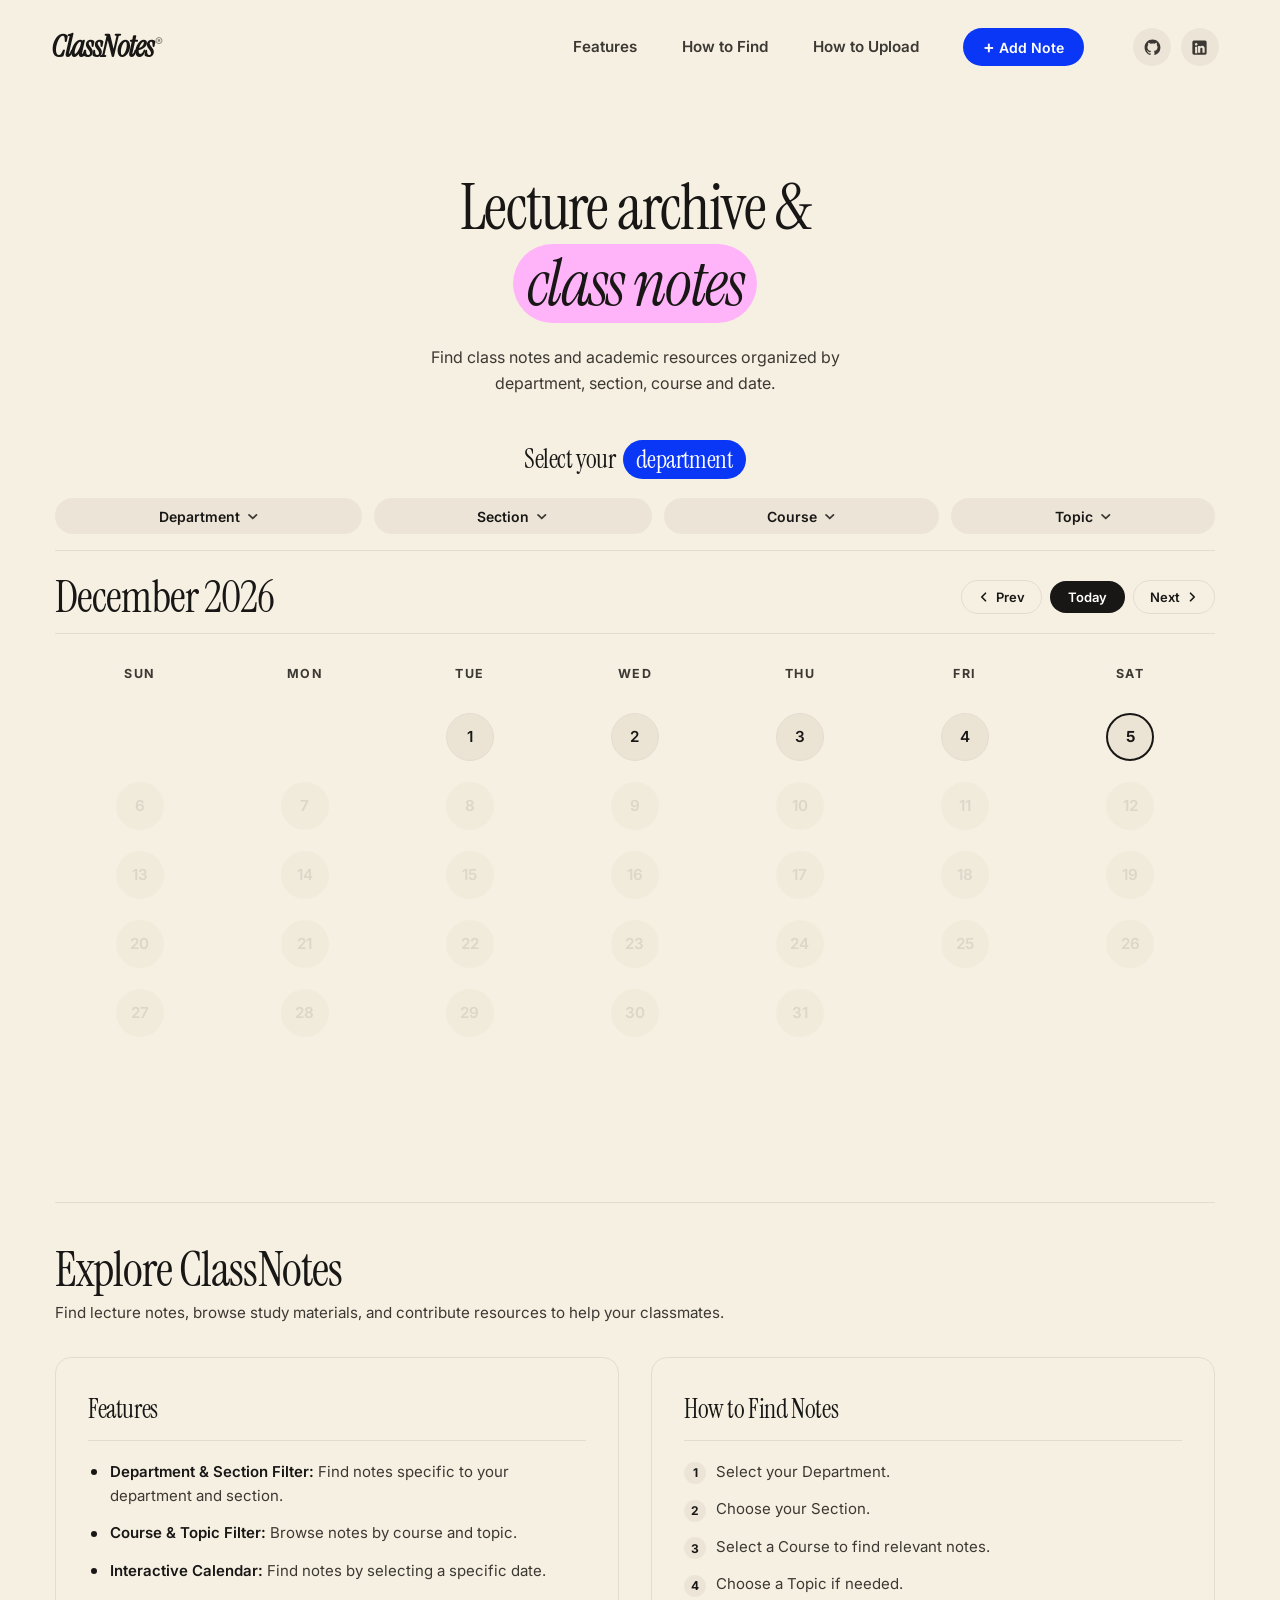
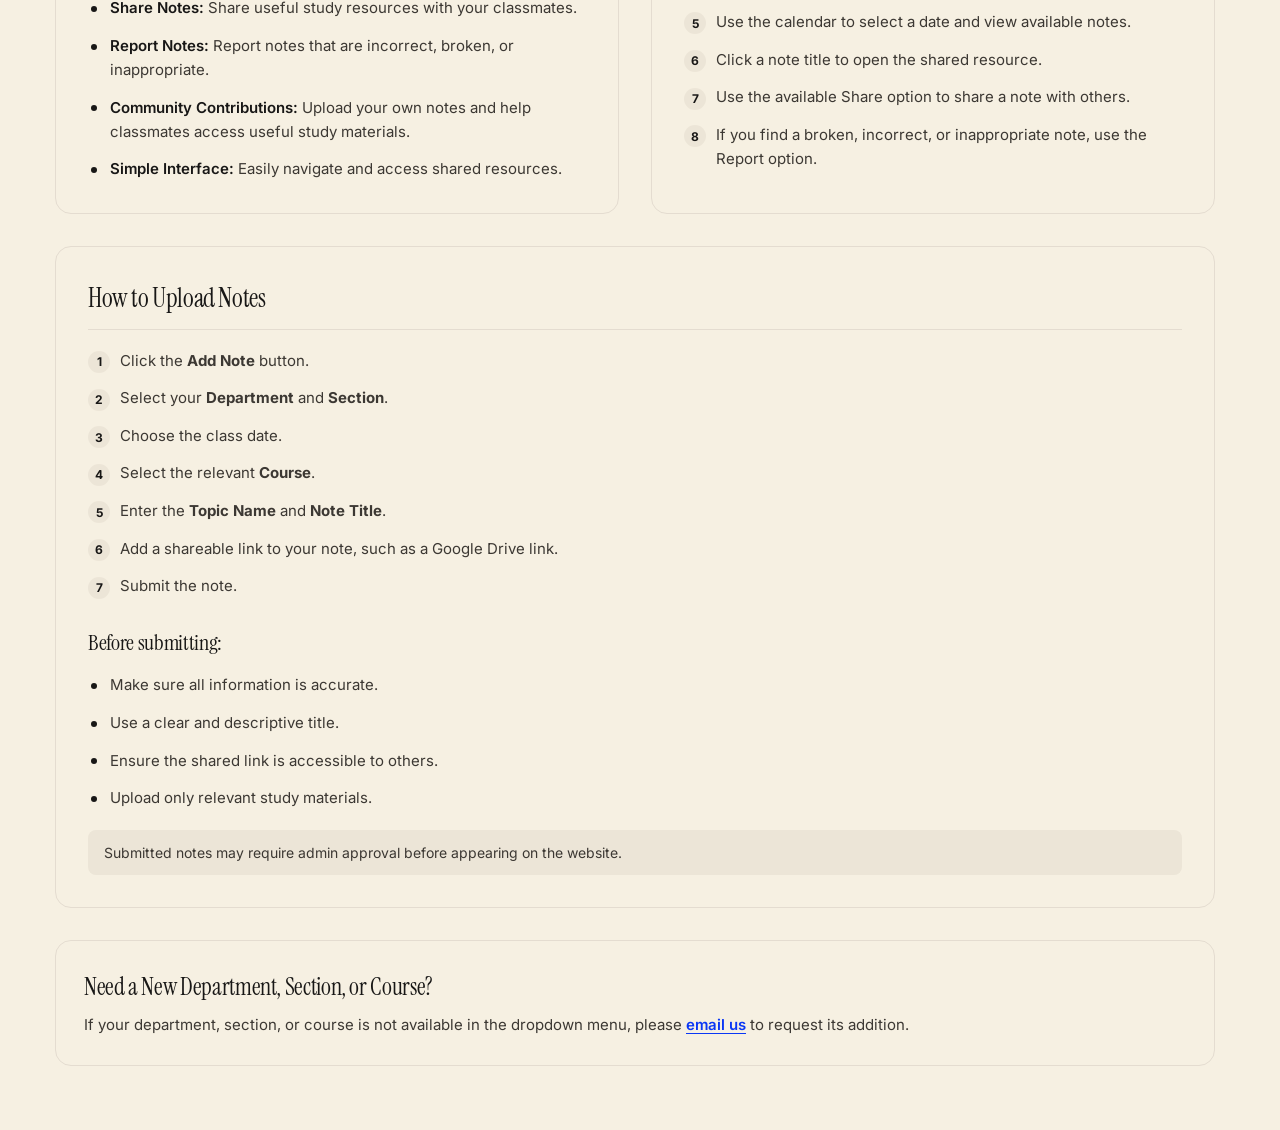
<file: test.html>
<!DOCTYPE html>
<html lang="en">
<head>
  <meta charset="UTF-8">
  <meta name="viewport" content="width=device-width, initial-scale=1.0">
  <title>ClassNotes — Organized Lecture Notes</title>
  <link rel="preconnect" href="https://fonts.googleapis.com">
  <link rel="preconnect" href="https://fonts.gstatic.com" crossorigin>
  <link href="https://fonts.googleapis.com/css2?family=Instrument+Serif:ital@0;1&family=Inter:wght@400;500;600;700&display=swap" rel="stylesheet">
  <style>
    :root {
      --bg-canvas: #F6F0E2;
      --bg-surface: #FFFFFF;
      --bg-subtle: #ECE5D7;
      --bg-hover: #E3DCCF;
      --bg-pill: #EBE4D5;
      --bg-class-notes-badge: #FFB4F9;

      --border-subtle: #E4DCD0;
      --border-hover: #D6CEC0;

      --text-main: #181716;
      --text-muted: #3C3833;
      --text-subtle: #8A847A;
      --text-disabled: #B8B0A5;

      --brand-primary: #0A37F5;
      --brand-primary-hover: #072CC4;
      --brand-dark: #181716;
      --brand-dark-hover: #2B2A28;
      --brand-danger: #DC2626;
      --brand-danger-hover: #B91C1C;

      --radius-full: 9999px;
      --radius-lg: 16px;
      --radius-md: 10px;
      --radius-sm: 8px;

      --font-display: 'Instrument Serif', Georgia, serif;
      --font-body: 'Inter', -apple-system, BlinkMacSystemFont, "Segoe UI", Roboto, sans-serif;
    }

    *, *::before, *::after {
      box-sizing: border-box;
      margin: 0;
      padding: 0;
    }

    /* Intro Preloader */
    .preloader {
      position: fixed;
      inset: 0;
      background-color: var(--bg-canvas);
      display: flex;
      align-items: center;
      justify-content: center;
      z-index: 9999;
      pointer-events: auto;
      transition: opacity 0.6s cubic-bezier(0.16, 1, 0.3, 1), visibility 0.6s ease;
    }

    .preloader.is-hidden {
      opacity: 0;
      visibility: hidden;
      pointer-events: none;
    }

    .preloader-brand {
      font-family: var(--font-display);
      font-style: italic;
      font-size: clamp(2.75rem, 6.5vw, 4.5rem);
      letter-spacing: -0.02em;
      color: var(--text-main);
      display: inline-flex;
      align-items: baseline;
      user-select: none;
    }

    .preloader-char {
      display: inline-block;
      opacity: 0;
      filter: blur(14px);
      transform: translateY(2px);
      animation: blurRevealChar 0.48s cubic-bezier(0.2, 0, 0.2, 1) forwards;
      animation-delay: calc(var(--char-index) * 0.07s);
      will-change: filter, opacity, transform;
    }

    @keyframes blurRevealChar {
      0% {
        opacity: 0;
        filter: blur(14px);
        transform: translateY(2px);
      }
      100% {
        opacity: 1;
        filter: blur(0px);
        transform: translateY(0);
      }
    }

    html {
      scroll-behavior: smooth;
      scrollbar-gutter: stable;
      scrollbar-width: thin;
      scrollbar-color: var(--border-hover) transparent;
    }

    html::-webkit-scrollbar {
      width: 7px;
    }

    html::-webkit-scrollbar-thumb {
      background-color: var(--border-hover);
      border-radius: var(--radius-full);
    }

    html::-webkit-scrollbar-thumb:hover {
      background-color: var(--text-disabled);
    }

    button, input {
      font-family: inherit;
      border: 0;
      outline: 0;
      background: transparent;
    }

    body {
      background-color: var(--bg-canvas);
      color: var(--text-main);
      font-family: var(--font-body);
      font-size: 15px;
      line-height: 1.5;
      min-height: 100vh;
      padding-bottom: 4rem;
    }

    body.sheet-open {
      overflow: hidden;
      touch-action: none;
    }

    .shell {
      max-width: 1240px;
      width: 100%;
      margin: 0 auto;
      padding: 0 clamp(1rem, 3.5vw, 2.5rem);
    }

    /* Core buttons */
    .btn {
      display: inline-flex;
      align-items: center;
      justify-content: center;
      position: relative;
      font-size: 0.875rem;
      font-weight: 600;
      padding: 0.625rem 1.25rem;
      border-radius: var(--radius-full);
      cursor: pointer;
      text-decoration: none;
      white-space: nowrap;
      transition: background-color 0.15s ease, opacity 0.15s ease;
    }

    .btn:disabled {
      cursor: not-allowed;
      opacity: 0.6;
    }

    .btn--primary {
      background-color: var(--brand-primary);
      color: #FFFFFF;
    }

    .btn--primary:hover:not(:disabled) {
      background-color: var(--brand-primary-hover);
    }

    .btn-plus {
      font-size: 1.25em;
      line-height: 1;
      margin-right: 0.25rem;
      display: inline-block;
    }

    .btn--dark {
      background-color: var(--brand-dark);
      color: #FFFFFF;
      padding: 0.5rem 1.15rem;
      font-size: 0.8125rem;
    }

    .btn--dark:hover:not(:disabled) {
      background-color: var(--brand-dark-hover);
    }

    .btn--ghost {
      background-color: var(--bg-subtle);
      color: var(--text-main);
    }

    .btn--ghost:hover:not(:disabled) {
      background-color: var(--bg-hover);
    }

    .btn--subtle {
      background-color: var(--bg-canvas);
      color: var(--text-main);
      border: 1px solid var(--border-subtle);
      padding: 0.5rem 1rem;
      font-size: 0.8125rem;
      gap: 0.4rem;
    }

    .btn--subtle:hover:not(:disabled) {
      background-color: var(--bg-subtle);
    }

    .btn--danger {
      background-color: var(--brand-danger);
      color: #FFFFFF;
    }

    .btn--danger:hover:not(:disabled) {
      background-color: var(--brand-danger-hover);
    }

    .btn.is-loading {
      pointer-events: none;
      color: transparent;
    }

    .btn.is-loading::after {
      content: '';
      position: absolute;
      width: 1rem;
      height: 1rem;
      border: 2px solid #FFFFFF;
      border-top-color: transparent;
      border-radius: 50%;
      animation: spin 0.6s linear infinite;
    }

    /* Skeleton Loading Animations */
    @keyframes skeleton-pulse {
      0%, 100% { opacity: 0.95; }
      50% { opacity: 0.38; }
    }

    .skeleton-line,
    .calendar-cell-btn.skeleton-btn {
      background-color: var(--bg-hover);
      animation: skeleton-pulse 1.3s ease-in-out infinite;
    }

    .calendar-cell-btn.skeleton-btn {
      border: 1px solid var(--border-subtle);
      color: transparent;
      pointer-events: none;
      cursor: default;
    }

    .course-card.skeleton-card {
      pointer-events: none;
      user-select: none;
      cursor: default;
    }

    .skeleton-line {
      border-radius: var(--radius-full);
    }

    .skeleton-line--date {
      width: 140px;
      height: 15px;
      margin-bottom: 5px;
    }

    .skeleton-line--day {
      width: 48px;
      height: 12px;
    }

    .skeleton-line--badge {
      width: 50px;
      height: 14px;
      align-self: flex-start;
    }

    /* Header & Navigation */
    .site-header {
      width: 100%;
      display: flex;
      align-items: center;
      justify-content: space-between;
      padding: 1.75rem clamp(1rem, 4vw, 3.5rem);
      background: var(--bg-canvas);
      position: sticky;
      top: 0;
      z-index: 300;
    }

    .brand-mark {
      font-family: var(--font-display);
      font-style: italic;
      font-size: 1.875rem;
      letter-spacing: -0.02em;
      color: var(--text-main);
      line-height: 1;
    }

    .brand-mark sup {
      font-size: 0.75rem;
      font-family: var(--font-body);
      font-style: normal;
      color: var(--text-subtle);
      font-weight: 600;
      margin-left: 2px;
    }

    .header-nav {
      display: flex;
      align-items: center;
      gap: clamp(2rem, 3.5vw, 3rem);
    }

    .nav-link {
      font-size: 0.95rem;
      font-weight: 600;
      color: var(--text-muted);
      cursor: pointer;
      text-decoration: none;
      transition: color 0.15s ease;
    }

    .nav-link:hover {
      color: var(--text-main);
    }

    .nav-social-links {
      display: flex;
      align-items: center;
      justify-content: center;
      gap: 0.6rem;
      margin-left: 0.25rem;
      flex-shrink: 0;
    }

    .social-icon-btn {
      display: inline-flex;
      align-items: center;
      justify-content: center;
      width: 38px;
      height: 38px;
      border-radius: 50%;
      background-color: var(--bg-subtle);
      color: var(--text-muted);
      text-decoration: none;
      transition: background-color 0.15s ease, color 0.15s ease;
    }

    .social-icon-btn:hover {
      background-color: var(--bg-hover);
      color: var(--brand-primary);
    }

    .header-menu-toggle {
      display: none;
      padding: 0.25rem 0.5rem;
      font-size: 0.95rem;
      font-weight: 600;
      color: var(--text-main);
      cursor: pointer;
    }

    /* Badges */
    .badge {
      display: inline-flex;
      align-items: center;
      background: var(--bg-subtle);
      color: var(--text-main);
      font-family: var(--font-display);
      font-style: italic;
      border-radius: var(--radius-full);
      padding: 0.15rem 0.85rem;
    }

    .hero-title .badge {
      background-color: var(--bg-class-notes-badge);
    }

    /* Form controls */
    .field {
      margin-bottom: 1rem;
      position: relative;
    }

    .field label {
      display: block;
      font-size: 0.75rem;
      font-weight: 600;
      text-transform: uppercase;
      letter-spacing: 0.05em;
      color: var(--text-subtle);
      margin-bottom: 0.35rem;
    }

    .field input {
      width: 100%;
      background-color: var(--bg-subtle);
      border-radius: var(--radius-md);
      padding: 0.75rem 1rem;
      font-size: 0.9375rem;
      color: var(--text-main);
      transition: background-color 0.15s ease;
    }

    .field input:focus {
      background-color: var(--bg-hover);
    }

    /* Hero */
    .hero {
      padding-top: clamp(3.5rem, 6vw, 5.5rem);
      text-align: center;
      max-width: 840px;
      margin: 0 auto;
      display: flex;
      flex-direction: column;
      align-items: center;
    }

    .hero-title {
      font-family: var(--font-display);
      font-size: clamp(2.5rem, 5vw, 4.25rem);
      font-weight: 400;
      line-height: 1.15;
      letter-spacing: -0.025em;
      color: var(--text-main);
      margin-bottom: 1.4rem;
    }

    .hero-desc {
      font-size: clamp(1rem, 1.2vw, 1.125rem);
      color: var(--text-muted);
      max-width: 500px;
      line-height: 1.6;
      margin: 0 auto clamp(2rem, 3.5vw, 2.75rem);
    }

    /* Selection Banner */
    .selection-banner-wrapper {
      margin: 0 auto 0.85rem;
      display: flex;
      justify-content: center;
      align-items: center;
      text-align: center;
    }

    .selection-banner {
      font-family: var(--font-display);
      font-size: clamp(1.25rem, 2.3vw, 1.65rem);
      font-weight: 400;
      letter-spacing: -0.015em;
      color: var(--text-main);
      display: inline-flex;
      align-items: center;
      justify-content: center;
      flex-wrap: wrap;
      gap: 0.45rem;
      line-height: 1.35;
    }

    .selection-banner .badge {
      background-color: var(--brand-primary);
      color: #FFFFFF;
      font-size: 0.95em;
      font-style: normal;
    }

    /* Filters Bar */
    .nav-filters {
      display: flex;
      flex-wrap: nowrap;
      align-items: center;
      width: 100%;
      margin-bottom: 1rem;
      padding: 0.35rem 0 1rem;
      border-bottom: 1px solid var(--border-subtle);
      position: relative;
      gap: clamp(0.35rem, 1.2vw, 0.75rem);
      overflow-x: auto;
    }

    .nav-filters,
    .notes-stack,
    .modal-body-scroll {
      scrollbar-width: none;
    }

    .nav-filters::-webkit-scrollbar,
    .notes-stack::-webkit-scrollbar,
    .modal-body-scroll::-webkit-scrollbar {
      display: none;
    }

    .nav-filter-item {
      position: relative;
      min-width: 0;
    }

    .nav-filters .nav-filter-item {
      flex: 1 1 auto;
      min-width: 72px;
      max-width: 35%;
    }

    /* Filter Triggers */
    .nav-filter-trigger {
      display: flex;
      align-items: center;
      justify-content: center;
      gap: clamp(0.2rem, 0.8vw, 0.45rem);
      background-color: var(--bg-subtle);
      border-radius: var(--radius-full);
      padding: 0.6rem clamp(0.4rem, 1.2vw, 1.15rem);
      color: var(--text-main);
      font-size: clamp(0.75rem, 1.1vw, 0.875rem);
      font-weight: 600;
      cursor: pointer;
      user-select: none;
      width: 100%;
      transition: background-color 0.15s ease;
    }

    .nav-filter-trigger:hover,
    .nav-filter-trigger:focus-visible,
    .nav-filter-trigger[aria-expanded="true"] {
      background-color: var(--bg-hover);
    }

    .nav-filter-text {
      overflow: hidden;
      text-overflow: ellipsis;
      white-space: nowrap;
      pointer-events: none;
      min-width: 0;
      text-align: center;
    }

    .nav-filter-arrow {
      pointer-events: none;
      flex-shrink: 0;
      color: var(--text-muted);
      transition: transform 0.15s ease;
    }

    .nav-filter-trigger[aria-expanded="true"] .nav-filter-arrow {
      transform: rotate(180deg);
    }

    /* Filter Menus */
    .nav-filter-menu {
      position: absolute;
      top: calc(100% + 5px);
      left: 0;
      width: 100%;
      min-width: 220px;
      max-width: min(420px, calc(100vw - 2rem));
      background: var(--bg-surface);
      border: 1px solid var(--border-subtle);
      border-radius: var(--radius-md);
      padding: 0.35rem 0.25rem 0.35rem 0.35rem;
      z-index: 250;
      max-height: 240px;
      overflow-y: auto;
      box-shadow: 0 4px 16px rgba(0, 0, 0, 0.08);
      scrollbar-width: thin;
      scrollbar-color: var(--border-hover) transparent;
    }

    .nav-filter-menu::-webkit-scrollbar {
      width: 5px;
      display: block;
    }

    .nav-filter-menu::-webkit-scrollbar-track {
      background: transparent;
      margin: 4px 0;
    }

    .nav-filter-menu::-webkit-scrollbar-thumb {
      background-color: var(--border-hover);
      border-radius: var(--radius-full);
    }

    .nav-filter-menu::-webkit-scrollbar-thumb:hover {
      background-color: var(--text-subtle);
    }

    .nav-filter-menu[hidden] {
      display: none;
    }

    .nav-filter-option {
      display: flex;
      align-items: center;
      justify-content: space-between;
      width: 100%;
      padding: 0.55rem 0.85rem;
      border-radius: var(--radius-sm);
      font-size: 0.84rem;
      font-weight: 500;
      color: var(--text-main);
      text-align: left;
      cursor: pointer;
      line-height: 1.4;
      background: transparent;
      gap: 0.5rem;
      transition: background-color 0.12s ease;
    }

    .nav-filter-option-text {
      flex: 1 1 auto;
      min-width: 0;
      overflow: hidden;
      text-overflow: ellipsis;
      white-space: nowrap;
    }

    .nav-filter-check {
      flex-shrink: 0;
      width: 14px;
      height: 14px;
      color: var(--text-muted);
    }

    .nav-filter-option:hover {
      background-color: var(--bg-hover);
    }

    .nav-filter-option.is-selected {
      font-weight: 600;
      background-color: var(--bg-pill);
      color: var(--text-main);
    }

    .nav-filter-empty {
      padding: 0.85rem 1rem;
      color: var(--text-subtle);
      font-size: 0.8125rem;
      text-align: center;
      user-select: none;
    }

    /* Modal Form dropdowns */
    .field .nav-filter-item {
      width: 100%;
    }

    .field .nav-filter-trigger {
      justify-content: space-between;
      border-radius: var(--radius-md);
      padding: 0.75rem 1rem;
      font-size: 0.9375rem;
      background-color: var(--bg-subtle);
    }

    .field .nav-filter-menu {
      min-width: 100%;
      max-width: 100%;
      top: calc(100% + 4px);
    }

    .content-area {
      margin-top: 0.5rem;
    }

    /* Calendar & Views */
    #calendar-view,
    .course-dates-view {
      padding: 0.5rem 0 1rem;
    }

    .calendar-nav {
      display: flex;
      align-items: center;
      justify-content: space-between;
      margin-bottom: 0.85rem;
      padding-bottom: 0.85rem;
      border-bottom: 1px solid var(--border-subtle);
      flex-wrap: wrap;
      gap: 1rem;
    }

    .calendar-nav-title {
      font-family: var(--font-display);
      font-size: 2.75rem;
      font-weight: 400;
      letter-spacing: -0.02em;
      color: var(--text-main);
      line-height: 1;
      transition: opacity 0.2s ease;
    }

    .calendar-nav-title .month-short {
      display: none;
    }

    .calendar-nav-actions {
      display: flex;
      align-items: center;
      gap: 0.45rem;
    }

    /* Carousel Container */
    .calendar-carousel {
      position: relative;
      overflow: hidden;
      width: 100%;
      touch-action: pan-y;
      user-select: none;
      -webkit-user-select: none;
      cursor: grab;
      border-radius: var(--radius-md);
    }

    .calendar-carousel.is-dragging {
      cursor: grabbing;
    }

    .calendar-track {
      display: flex;
      width: 300%;
      will-change: transform;
      transform: translate3d(-33.333333%, 0, 0);
      transition: transform 0.28s cubic-bezier(0.16, 1, 0.3, 1);
    }

    .calendar-track.is-dragging {
      transition: none !important;
    }

    .calendar-panel {
      flex: 0 0 33.333333%;
      width: 33.333333%;
      padding: 0 0.15rem;
    }

    .calendar-panel:not(.is-current) {
      pointer-events: none;
      opacity: 0.9;
    }

    .calendar-grid {
      width: 100%;
      border-collapse: separate;
      border-spacing: 0 0.85rem;
      table-layout: fixed;
    }

    .calendar-grid th {
      font-size: 0.78rem;
      font-weight: 700;
      text-transform: uppercase;
      letter-spacing: 0.12em;
      color: var(--text-muted);
      padding: 0.25rem 0.25rem 0.75rem;
      text-align: center;
    }

    .calendar-cell {
      height: 56px;
      text-align: center;
      vertical-align: middle;
    }

    .calendar-cell--empty,
    .calendar-cell--disabled {
      pointer-events: none;
    }

    .calendar-cell-btn {
      width: 48px;
      height: 48px;
      margin: auto;
      display: flex;
      align-items: center;
      justify-content: center;
      background-color: var(--bg-pill);
      border: 1px solid var(--border-subtle);
      font-weight: 600;
      font-size: 0.95rem;
      color: var(--text-main);
      border-radius: 50%;
      cursor: pointer;
      transition: background-color 0.15s ease, border-color 0.15s ease, color 0.15s ease;
    }

    .calendar-cell-btn:hover:not(:disabled) {
      background-color: var(--bg-hover);
      border-color: var(--border-hover);
    }

    .calendar-cell--today .calendar-cell-btn {
      border: 2px solid var(--text-main);
      font-weight: 700;
    }

    .calendar-cell.has-notes .calendar-cell-btn {
      border: 2px solid var(--brand-primary);
      color: var(--brand-primary);
      font-weight: 700;
    }

    .calendar-cell.has-notes .calendar-cell-btn:hover:not(:disabled) {
      border-color: var(--brand-primary-hover);
    }

    .calendar-cell--disabled .calendar-cell-btn {
      border: 0;
      color: var(--text-disabled);
      opacity: 0.4;
      cursor: default;
    }

    .course-dates-header {
      display: flex;
      align-items: baseline;
      gap: 0.75rem;
      margin-bottom: 1.25rem;
      padding-bottom: 0.85rem;
      border-bottom: 1px solid var(--border-subtle);
      flex-wrap: wrap;
    }

    .course-dates-title {
      font-family: var(--font-display);
      font-size: 2.25rem;
      font-weight: 400;
      color: var(--text-main);
      line-height: 1.1;
    }

    .course-dates-count {
      font-size: 0.875rem;
      color: var(--text-subtle);
      font-weight: 600;
    }

    .course-dates-grid {
      display: grid;
      grid-template-columns: repeat(auto-fill, minmax(240px, 1fr));
      gap: 0.85rem;
      width: 100%;
    }

    .course-card {
      background-color: transparent;
      border: 1px solid var(--border-subtle);
      border-radius: var(--radius-md);
      padding: 0.95rem 1.15rem;
      cursor: pointer;
      display: flex;
      align-items: flex-start;
      justify-content: space-between;
      gap: 0.75rem;
      transition: background-color 0.15s ease, border-color 0.15s ease;
      text-align: left;
    }

    .course-card:hover {
      background-color: var(--bg-hover);
      border-color: var(--border-hover);
    }

    .course-card-info {
      display: flex;
      flex-direction: column;
      gap: 0.25rem;
    }

    .course-card-date {
      font-weight: 600;
      font-size: 0.95rem;
      color: var(--text-main);
      line-height: 1.3;
    }

    .course-card-day {
      font-size: 0.8125rem;
      color: var(--text-subtle);
      font-weight: 500;
    }

    .course-card-badge {
      align-self: flex-start;
      color: var(--text-subtle);
      font-size: 0.8125rem;
      font-weight: 600;
      white-space: nowrap;
    }

    /* Documentation Section */
    .docs-container {
      margin-top: clamp(2.5rem, 5vw, 4rem);
      padding-top: clamp(1.5rem, 3vw, 2.5rem);
      border-top: 1px solid var(--border-subtle);
    }

    .docs-intro {
      margin-bottom: 2rem;
    }

    .docs-main-title {
      font-family: var(--font-display);
      font-size: clamp(2rem, 4vw, 3rem);
      font-weight: 400;
      letter-spacing: -0.02em;
      color: var(--text-main);
      line-height: 1.15;
    }

    .docs-lead {
      font-size: 0.95rem;
      color: var(--text-muted);
      margin-top: 0.35rem;
    }

    .docs-grid {
      display: grid;
      grid-template-columns: repeat(auto-fit, minmax(320px, 1fr));
      gap: clamp(1.25rem, 2.5vw, 2rem);
      margin-bottom: 2rem;
    }

    .docs-block {
      background: transparent;
      border: 1px solid var(--border-subtle);
      border-radius: var(--radius-lg);
      padding: clamp(1.25rem, 2.5vw, 2rem);
      scroll-margin-top: 6rem;
    }

    #how-to-upload {
      margin-bottom: 2rem;
    }

    .docs-block-title {
      font-family: var(--font-display);
      font-size: 1.65rem;
      font-weight: 400;
      letter-spacing: -0.015em;
      color: var(--text-main);
      margin-bottom: 1.15rem;
      padding-bottom: 0.65rem;
      border-bottom: 1px solid var(--border-subtle);
    }

    .docs-list {
      list-style: none;
      display: flex;
      flex-direction: column;
      gap: 0.85rem;
      color: var(--text-muted);
      font-size: 0.9375rem;
      line-height: 1.6;
    }

    .docs-list-item {
      position: relative;
      padding-left: 1.4rem;
    }

    .docs-list-item::before {
      content: "";
      position: absolute;
      left: 0.2rem;
      top: 0.6rem;
      width: 6px;
      height: 6px;
      border-radius: 50%;
      background-color: var(--text-main);
    }

    .docs-list strong {
      color: var(--text-main);
      font-weight: 600;
    }

    .docs-steps {
      list-style: none;
      counter-reset: step-counter;
      display: flex;
      flex-direction: column;
      gap: 0.85rem;
      color: var(--text-muted);
      font-size: 0.9375rem;
      line-height: 1.6;
    }

    .docs-step-item {
      position: relative;
      counter-increment: step-counter;
      padding-left: 2rem;
    }

    .docs-step-item::before {
      content: counter(step-counter);
      position: absolute;
      left: 0;
      top: 0.15rem;
      width: 22px;
      height: 22px;
      border-radius: 50%;
      background-color: var(--bg-subtle);
      color: var(--text-main);
      font-size: 0.75rem;
      font-weight: 700;
      display: inline-flex;
      align-items: center;
      justify-content: center;
    }

    .docs-subheading {
      font-family: var(--font-display);
      font-size: 1.4rem;
      font-weight: 400;
      letter-spacing: -0.015em;
      color: var(--text-main);
      margin: 1.75rem 0 0.85rem;
    }

    .docs-notice {
      background-color: var(--bg-subtle);
      border: none;
      border-radius: var(--radius-sm);
      padding: 0.75rem 1rem;
      font-size: 0.875rem;
      color: var(--text-muted);
      line-height: 1.5;
      margin-top: 1.25rem;
    }

    .docs-contact-box {
      background: transparent;
      border: 1px solid var(--border-subtle);
      border-radius: var(--radius-lg);
      padding: clamp(1.25rem, 2.5vw, 1.75rem);
      scroll-margin-top: 6rem;
    }

    .docs-contact-box h3 {
      font-family: var(--font-display);
      font-size: 1.5rem;
      font-weight: 400;
      letter-spacing: -0.015em;
      color: var(--text-main);
      margin-bottom: 0.5rem;
    }

    .docs-contact-box p {
      color: var(--text-muted);
      font-size: 0.9375rem;
      line-height: 1.6;
    }

    .docs-contact-box a {
      color: var(--brand-primary);
      font-weight: 600;
      text-decoration: underline;
      text-underline-offset: 3px;
    }

    .docs-contact-box a:hover {
      color: var(--brand-primary-hover);
    }

    /* Modals */
    .dialog-modal {
      position: fixed;
      inset: 0;
      margin: auto;
      max-width: 520px;
      width: calc(100% - 2rem);
      max-height: 88vh;
      background: var(--bg-surface);
      border: 1px solid var(--border-subtle);
      border-radius: var(--radius-lg);
      padding: 2rem;
      color: var(--text-main);
    }

    .dialog-modal[open] {
      display: flex;
      flex-direction: column;
    }

    .dialog-modal > form {
      display: flex;
      flex-direction: column;
      flex: 1 1 auto;
      min-height: 0;
      overflow: hidden;
    }

    .dialog-modal::backdrop {
      background: rgba(0, 0, 0, 0.55);
      cursor: pointer;
    }

    .bottom-sheet-handle-wrapper {
      display: none;
      width: 100%;
      justify-content: center;
      align-items: center;
      padding: 0.5rem 0 0.85rem;
      touch-action: none;
      user-select: none;
      flex-shrink: 0;
      cursor: grab;
    }

    .bottom-sheet-handle-wrapper:active,
    .bottom-sheet-handle:active {
      cursor: grabbing;
    }

    .bottom-sheet-handle {
      width: 42px;
      height: 4.5px;
      background-color: var(--border-hover);
      border-radius: var(--radius-full);
      transition: background-color 0.15s ease;
    }

    .dialog-modal-header {
      padding-bottom: 0.85rem;
      border-bottom: 1px solid var(--border-subtle);
      flex-shrink: 0;
    }

    .dialog-modal-title {
      font-family: var(--font-display);
      font-size: 1.75rem;
      font-weight: 400;
      letter-spacing: -0.02em;
      margin-bottom: 0.2rem;
    }

    .dialog-modal-desc {
      font-size: 0.8125rem;
      color: var(--text-subtle);
      font-weight: 600;
    }

    .dialog-modal-text {
      font-size: 0.875rem;
      color: var(--text-muted);
    }

    .dialog-modal-actions {
      display: flex;
      align-items: center;
      justify-content: flex-end;
      gap: 0.75rem;
      margin-top: 1rem;
      flex-shrink: 0;
    }

    .notes-stack,
    .modal-body-scroll {
      flex: 1 1 auto;
      overflow-y: auto;
      margin-top: 1rem;
      -webkit-overflow-scrolling: touch;
      overscroll-behavior-y: contain;
    }

    .notes-stack {
      display: flex;
      flex-direction: column;
      gap: 0.85rem;
    }

    .modal-body-scroll {
      padding-bottom: 1.5rem;
    }

    .modal-body-scroll .field:last-child {
      margin-bottom: 0;
    }

    .empty-state {
      display: flex;
      flex-direction: column;
      align-items: center;
      justify-content: center;
      text-align: center;
      padding: 3.5rem 1.5rem;
      gap: 0.85rem;
      width: 100%;
      grid-column: 1 / -1;
      margin: 0 auto;
    }

    .empty-state-icon {
      width: 44px;
      height: 44px;
      color: var(--text-subtle);
      opacity: 0.75;
    }

    .empty-state-text {
      font-size: 0.9375rem;
      color: var(--text-subtle);
      font-weight: 500;
      max-width: 420px;
      line-height: 1.45;
    }

    .note-cluster {
      background-color: #FAF5EB;
      border-radius: var(--radius-md);
      padding: 0.95rem 1.15rem;
    }

    .note-cluster-course {
      font-size: 1rem;
      font-weight: 700;
      color: var(--text-main);
      margin-bottom: 0.4rem;
    }

    .note-cluster-topic-group {
      margin-left: 1.1rem;
      margin-top: 0.45rem;
      margin-bottom: 0.65rem;
    }

    .note-cluster-topic-group:last-child {
      margin-bottom: 0;
    }

    .note-cluster-topic-header {
      font-size: 0.875rem;
      font-weight: 600;
      color: var(--text-muted);
      margin-bottom: 0.35rem;
    }

    .note-cluster-list {
      list-style: none;
      margin-left: 0.25rem;
      display: flex;
      flex-direction: column;
      gap: 0.5rem;
    }

    .note-row {
      display: flex;
      align-items: center;
      justify-content: space-between;
      gap: 0.6rem;
      padding: 0.15rem 0;
      width: 100%;
    }

    .note-row-left {
      display: inline-flex;
      align-items: center;
      gap: 0.45rem;
      font-size: 0.9rem;
      min-width: 0;
      flex: 1 1 auto;
    }

    .note-title-btn,
    .note-title-plain {
      display: inline-flex;
      align-items: center;
      gap: 0.45rem;
      background-color: var(--bg-subtle);
      border-radius: var(--radius-full);
      padding: 0.38rem 0.85rem;
      font-size: 0.875rem;
      font-weight: 600;
      line-height: 1.35;
      min-width: 0;
      max-width: 100%;
    }

    .note-title-btn {
      color: var(--brand-primary);
      text-decoration: none;
      cursor: pointer;
      transition: background-color 0.15s ease, color 0.15s ease;
    }

    .note-title-btn:hover {
      background-color: var(--bg-hover);
      color: var(--brand-primary-hover);
    }

    .note-title-plain {
      color: var(--text-main);
      cursor: default;
    }

    .note-title-text {
      overflow: hidden;
      text-overflow: ellipsis;
      white-space: nowrap;
      min-width: 0;
    }

    .note-row-icon {
      width: 14px;
      height: 14px;
      color: var(--text-subtle);
      flex-shrink: 0;
    }

    .note-row-flag {
      color: var(--brand-danger);
      font-weight: 600;
      font-size: 0.72rem;
      margin-left: 0.25rem;
      white-space: nowrap;
      flex-shrink: 0;
    }

    .note-row-actions {
      display: inline-flex;
      align-items: center;
      gap: 0.35rem;
      flex-shrink: 0;
    }

    .btn-share,
    .btn-report {
      display: inline-flex;
      align-items: center;
      justify-content: center;
      width: 32px;
      height: 32px;
      cursor: pointer;
      border-radius: 50%;
      background-color: var(--bg-subtle);
      color: var(--text-muted);
      transition: background-color 0.15s ease, color 0.15s ease;
      flex-shrink: 0;
    }

    .btn-share svg,
    .btn-report svg {
      width: 15px;
      height: 15px;
      flex-shrink: 0;
    }

    .btn-share:hover {
      color: var(--brand-primary);
      background-color: var(--bg-hover);
    }

    .btn-report:hover {
      color: var(--brand-danger);
      background-color: var(--bg-hover);
    }

    .toast-tray {
      position: fixed;
      bottom: 1.5rem;
      right: 1.5rem;
      z-index: 1000;
      display: flex;
      flex-direction: column;
      gap: 0.5rem;
      pointer-events: none;
    }

    .toast {
      pointer-events: auto;
      background: var(--brand-dark);
      color: #FFFFFF;
      padding: 0.75rem 1.25rem;
      border-radius: var(--radius-md);
      font-size: 0.875rem;
      font-weight: 500;
      box-shadow: 0 4px 14px rgba(0, 0, 0, 0.16);
      transition: opacity 0.25s ease;
    }

    @keyframes spin {
      to { transform: rotate(360deg); }
    }

    @media (max-width: 768px) {
      .site-header {
        padding: 1.25rem 1rem;
      }

      .brand-mark,
      .header-menu-toggle {
        position: relative;
        z-index: 320;
      }

      .header-menu-toggle {
        display: block;
        font-size: 0.9rem;
      }

      .header-nav {
        display: flex;
        position: fixed;
        inset: 0;
        height: 100dvh;
        background-color: var(--bg-canvas);
        padding: 5.5rem 1.75rem 2.5rem;
        z-index: 310;
        flex-direction: column;
        align-items: flex-start;
        gap: 1.25rem;
        overflow-y: auto;
        overflow-x: hidden;
        opacity: 0;
        visibility: hidden;
        pointer-events: none;
        transition: opacity 0.22s ease, visibility 0.22s ease;
      }

      .header-nav.is-open {
        opacity: 1;
        visibility: visible;
        pointer-events: auto;
      }

      .nav-link {
        font-size: 1.1rem;
        font-weight: 600;
        color: var(--text-main);
        width: 100%;
        text-align: left;
        padding: 0.25rem 0;
      }

      .header-nav .btn--primary {
        width: 100%;
        margin-top: 1rem;
        padding: 0.85rem 1.25rem;
        font-size: 0.95rem;
        font-weight: 600;
      }

      .header-nav .nav-social-links {
        margin-top: auto;
        width: 100%;
        padding-top: 1.25rem;
        display: flex;
        align-items: center;
        justify-content: center;
        gap: 0.85rem;
        flex-shrink: 0;
      }

      .hero { padding-top: 2rem; }
      .hero-desc { margin-bottom: 1.5rem; }
      .selection-banner { font-size: 1.2rem; }

      .nav-filters {
        gap: 0.45rem;
        padding: 0.35rem 0 0.85rem;
      }

      .nav-filters .nav-filter-item {
        flex: 1 0 auto;
        max-width: 205px;
      }

      .nav-filters .nav-filter-trigger {
        padding: 0.55rem 0.65rem;
        font-size: 0.82rem;
        gap: 0.3rem;
      }

      .nav-filters .nav-filter-arrow {
        width: 10px;
        height: 6px;
      }

      .calendar-nav-title { font-size: 2.15rem; }
      .calendar-nav { margin-bottom: 0.65rem; padding-bottom: 0.65rem; }

      .calendar-nav-title .month-full {
        display: none;
      }

      .calendar-nav-title .month-short {
        display: inline;
      }

      #cal-prev span,
      #cal-next span {
        display: none;
      }

      #cal-prev,
      #cal-next {
        padding: 0.5rem 0.75rem;
        gap: 0;
      }

      .calendar-grid { border-spacing: 0 0.4rem; }
      .calendar-cell { height: 46px; }
      .calendar-cell-btn { width: 38px; height: 38px; font-size: 0.8125rem; }

      .docs-grid {
        grid-template-columns: 1fr;
      }

      .dialog-modal.bottom-sheet {
        inset: auto 0 0 0;
        margin: 0 auto;
        max-width: 100%;
        width: 100%;
        max-height: 82vh;
        border-radius: 20px 20px 0 0;
        border-bottom: 0;
        padding: 0.5rem 1.25rem 1.25rem;
        transform: translateY(100%);
        transition: transform 0.28s cubic-bezier(0.16, 1, 0.3, 1);
        overscroll-behavior: contain;
      }

      .dialog-modal.bottom-sheet.is-open {
        transform: translateY(0);
      }

      .dialog-modal.bottom-sheet.is-dragging {
        transition: none;
      }

      .dialog-modal.bottom-sheet .dialog-modal-header {
        cursor: grab;
        user-select: none;
        touch-action: none;
      }

      .bottom-sheet-handle-wrapper {
        display: flex;
      }

      .toast-tray { left: 1rem; right: 1rem; bottom: 1rem; }
    }
  </style>
</head>
<body>
  <div class="preloader" id="preloader" aria-hidden="true">
    <div class="preloader-brand">
      <span class="preloader-char" style="--char-index: 0">C</span>
      <span class="preloader-char" style="--char-index: 1">l</span>
      <span class="preloader-char" style="--char-index: 2">a</span>
      <span class="preloader-char" style="--char-index: 3">s</span>
      <span class="preloader-char" style="--char-index: 4">s</span>
      <span class="preloader-char" style="--char-index: 5">N</span>
      <span class="preloader-char" style="--char-index: 6">o</span>
      <span class="preloader-char" style="--char-index: 7">t</span>
      <span class="preloader-char" style="--char-index: 8">e</span>
      <span class="preloader-char" style="--char-index: 9">s</span>
    </div>
  </div>

  <header class="site-header">
    <h1 class="brand-mark">ClassNotes<sup>®</sup></h1>

    <button type="button" class="header-menu-toggle" id="mobile-menu-toggle" aria-expanded="false" aria-controls="header-nav">Menu</button>

    <nav class="header-nav" id="header-nav">
      <a href="#features" class="nav-link">Features</a>
      <a href="#how-to-find" class="nav-link">How to Find</a>
      <a href="#how-to-upload" class="nav-link">How to Upload</a>
      <button type="button" class="btn btn--primary" id="trigger-add-note"><span class="btn-plus">+</span>Add Note</button>

      <div class="nav-social-links">
        <a href="https://github.com/shakibuzzaman52" target="_blank" rel="noopener noreferrer" class="social-icon-btn" aria-label="GitHub Profile" title="GitHub">
          <svg width="19" height="19" viewBox="0 0 24 24" fill="currentColor">
            <path fill-rule="evenodd" clip-rule="evenodd" d="M12 2C6.477 2 2 6.484 2 12.017c0 4.425 2.865 8.18 6.839 9.504.5.092.682-.217.682-.483 0-.237-.008-.868-.013-1.703-2.782.605-3.369-1.343-3.369-1.343-.454-1.158-1.11-1.466-1.11-1.466-.908-.62.069-.608.069-.608 1.003.07 1.53 1.032 1.53 1.032.892 1.53 2.341 1.088 2.91.832.092-.647.35-1.088.636-1.338-2.22-.253-4.555-1.113-4.555-4.951 0-1.093.39-1.988 1.029-2.688-.103-.253-.446-1.272.098-2.65 0 0 .84-.27 2.75 1.026A9.564 9.564 0 0112 6.844c.85.004 1.705.115 2.504.337 1.909-1.296 2.747-1.027 2.747-1.027.546 1.379.202 2.398.1 2.651.64.7 1.028 1.595 1.028 2.688 0 3.848-2.339 4.695-4.566 4.943.359.309.678.92.678 1.855 0 1.338-.012 2.419-.012 2.747 0 .268.18.58.688.482A10.019 10.019 0 0022 12.017C22 6.484 17.522 2 12 2z"/>
          </svg>
        </a>
        <a href="https://linkedin.com/in/shakibuzzaman52" target="_blank" rel="noopener noreferrer" class="social-icon-btn" aria-label="LinkedIn Profile" title="LinkedIn">
          <svg width="19" height="19" viewBox="0 0 24 24" fill="currentColor">
            <path d="M19 3a2 2 0 0 1 2 2v14a2 2 0 0 1-2 2H5a2 2 0 0 1-2-2V5a2 2 0 0 1 2-2h14m-.5 15.5v-5.3a3.26 3.26 0 0 0-3.26-3.26c-.85 0-1.84.52-2.28 1.3v-1.11h-2.79v8.37h2.79v-4.93c0-.77.62-1.4 1.39-1.4a1.4 1.4 0 0 1 1.4 1.4v4.93h2.75M6.46 10.9v8.37H9.2V10.9H6.46M7.83 6.25c-.9 0-1.63.73-1.63 1.63s.73 1.63 1.63 1.63 1.63-.73 1.63-1.63c0-.9-.73-1.63-1.63-1.63z"/>
          </svg>
        </a>
      </div>
    </nav>
  </header>

  <div class="shell">
    <section class="hero">
      <h2 class="hero-title">Lecture archive &amp;<br><span class="badge">class notes</span></h2>
      <p class="hero-desc">Find class notes and academic resources organized by department, section, course and date.</p>

      <div class="selection-banner-wrapper">
        <div id="selection-banner" class="selection-banner"></div>
      </div>
    </section>

    <nav class="nav-filters" id="main-nav-filters" aria-label="Class and Lecture Filters">
      <div class="nav-filter-item" data-filter="dept">
        <button type="button" class="nav-filter-trigger" id="dept-trigger" aria-haspopup="listbox" aria-expanded="false">
          <span class="nav-filter-text" id="dept-label">Department</span>
          <svg class="nav-filter-arrow" width="11.5" height="7" viewBox="0 0 12 8" fill="none" aria-hidden="true">
            <path d="M1.75 2.25L6 6.25L10.25 2.25" stroke="currentColor" stroke-width="2.0" stroke-linecap="round" stroke-linejoin="round"/>
          </svg>
        </button>
        <div class="nav-filter-menu" id="dept-menu" hidden role="listbox"></div>
      </div>

      <div class="nav-filter-item" data-filter="sec">
        <button type="button" class="nav-filter-trigger" id="sec-trigger" aria-haspopup="listbox" aria-expanded="false">
          <span class="nav-filter-text" id="sec-label">Section</span>
          <svg class="nav-filter-arrow" width="11.5" height="7" viewBox="0 0 12 8" fill="none" aria-hidden="true">
            <path d="M1.75 2.25L6 6.25L10.25 2.25" stroke="currentColor" stroke-width="2.0" stroke-linecap="round" stroke-linejoin="round"/>
          </svg>
        </button>
        <div class="nav-filter-menu" id="sec-menu" hidden role="listbox"></div>
      </div>

      <div class="nav-filter-item" data-filter="course">
        <button type="button" class="nav-filter-trigger" id="course-trigger" aria-haspopup="listbox" aria-expanded="false">
          <span class="nav-filter-text" id="course-label">Course</span>
          <svg class="nav-filter-arrow" width="11.5" height="7" viewBox="0 0 12 8" fill="none" aria-hidden="true">
            <path d="M1.75 2.25L6 6.25L10.25 2.25" stroke="currentColor" stroke-width="2.0" stroke-linecap="round" stroke-linejoin="round"/>
          </svg>
        </button>
        <div class="nav-filter-menu" id="course-menu" hidden role="listbox"></div>
      </div>

      <div class="nav-filter-item" data-filter="topic">
        <button type="button" class="nav-filter-trigger" id="topic-trigger" aria-haspopup="listbox" aria-expanded="false">
          <span class="nav-filter-text" id="topic-label">Topic</span>
          <svg class="nav-filter-arrow" width="11.5" height="7" viewBox="0 0 12 8" fill="none" aria-hidden="true">
            <path d="M1.75 2.25L6 6.25L10.25 2.25" stroke="currentColor" stroke-width="2.0" stroke-linecap="round" stroke-linejoin="round"/>
          </svg>
        </button>
        <div class="nav-filter-menu" id="topic-menu" hidden role="listbox"></div>
      </div>
    </nav>

    <main class="content-area">
      <!-- Calendar View -->
      <section id="calendar-view">
        <div class="calendar-nav">
          <h2 class="calendar-nav-title" id="calendar-header-title"></h2>
          <div class="calendar-nav-actions">
            <button type="button" class="btn btn--subtle" id="cal-prev" aria-label="Previous Month">
              <svg width="12" height="12" viewBox="0 0 16 16" fill="none" stroke="currentColor" stroke-width="2.2" stroke-linecap="round" stroke-linejoin="round">
                <path d="M10 13L5 8L10 3"/>
              </svg>
              <span>Prev</span>
            </button>
            <button type="button" class="btn btn--dark" id="cal-today">Today</button>
            <button type="button" class="btn btn--subtle" id="cal-next" aria-label="Next Month">
              <span>Next</span>
              <svg width="12" height="12" viewBox="0 0 16 16" fill="none" stroke="currentColor" stroke-width="2.2" stroke-linecap="round" stroke-linejoin="round">
                <path d="M6 3L11 8L6 13"/>
              </svg>
            </button>
          </div>
        </div>

        <div class="calendar-carousel" id="calendar-carousel">
          <div class="calendar-track" id="calendar-track">
            <div class="calendar-panel" id="panel-prev" aria-hidden="true">
              <table class="calendar-grid">
                <thead>
                  <tr>
                    <th scope="col">Sun</th>
                    <th scope="col">Mon</th>
                    <th scope="col">Tue</th>
                    <th scope="col">Wed</th>
                    <th scope="col">Thu</th>
                    <th scope="col">Fri</th>
                    <th scope="col">Sat</th>
                  </tr>
                </thead>
                <tbody id="calendar-cells-prev"></tbody>
              </table>
            </div>

            <div class="calendar-panel is-current" id="panel-curr">
              <table class="calendar-grid">
                <thead>
                  <tr>
                    <th scope="col">Sun</th>
                    <th scope="col">Mon</th>
                    <th scope="col">Tue</th>
                    <th scope="col">Wed</th>
                    <th scope="col">Thu</th>
                    <th scope="col">Fri</th>
                    <th scope="col">Sat</th>
                  </tr>
                </thead>
                <tbody id="calendar-cells"></tbody>
              </table>
            </div>

            <div class="calendar-panel" id="panel-next" aria-hidden="true">
              <table class="calendar-grid">
                <thead>
                  <tr>
                    <th scope="col">Sun</th>
                    <th scope="col">Mon</th>
                    <th scope="col">Tue</th>
                    <th scope="col">Wed</th>
                    <th scope="col">Thu</th>
                    <th scope="col">Fri</th>
                    <th scope="col">Sat</th>
                  </tr>
                </thead>
                <tbody id="calendar-cells-next"></tbody>
              </table>
            </div>
          </div>
        </div>
      </section>

      <!-- Course Dates Cards View -->
      <section class="course-dates-view" id="course-view" hidden>
        <div class="course-dates-header">
          <h3 class="course-dates-title" id="course-view-title"></h3>
          <span class="course-dates-count" id="course-view-count"></span>
        </div>
        <div class="course-dates-grid" id="course-dates-list"></div>
      </section>
    </main>

    <!-- Documentation & Information Sections -->
    <section class="docs-container" id="documentation" aria-label="Documentation and Guides">
      <div class="docs-intro">
        <h2 class="docs-main-title">Explore ClassNotes</h2>
        <p class="docs-lead">Find lecture notes, browse study materials, and contribute resources to help your classmates.</p>
      </div>

      <div class="docs-grid">
        <article class="docs-block" id="features">
          <h3 class="docs-block-title">Features</h3>
          <ul class="docs-list">
            <li class="docs-list-item"><strong>Department &amp; Section Filter:</strong> Find notes specific to your department and section.</li>
            <li class="docs-list-item"><strong>Course &amp; Topic Filter:</strong> Browse notes by course and topic.</li>
            <li class="docs-list-item"><strong>Interactive Calendar:</strong> Find notes by selecting a specific date.</li>
            <li class="docs-list-item"><strong>Share Notes:</strong> Share useful study resources with your classmates.</li>
            <li class="docs-list-item"><strong>Report Notes:</strong> Report notes that are incorrect, broken, or inappropriate.</li>
            <li class="docs-list-item"><strong>Community Contributions:</strong> Upload your own notes and help classmates access useful study materials.</li>
            <li class="docs-list-item"><strong>Simple Interface:</strong> Easily navigate and access shared resources.</li>
          </ul>
        </article>

        <article class="docs-block" id="how-to-find">
          <h3 class="docs-block-title">How to Find Notes</h3>
          <ol class="docs-steps">
            <li class="docs-step-item">Select your Department.</li>
            <li class="docs-step-item">Choose your Section.</li>
            <li class="docs-step-item">Select a Course to find relevant notes.</li>
            <li class="docs-step-item">Choose a Topic if needed.</li>
            <li class="docs-step-item">Use the calendar to select a date and view available notes.</li>
            <li class="docs-step-item">Click a note title to open the shared resource.</li>
            <li class="docs-step-item">Use the available Share option to share a note with others.</li>
            <li class="docs-step-item">If you find a broken, incorrect, or inappropriate note, use the Report option.</li>
          </ol>
        </article>
      </div>

      <article class="docs-block" id="how-to-upload">
        <h3 class="docs-block-title">How to Upload Notes</h3>
        <ol class="docs-steps">
          <li class="docs-step-item">Click the <strong>Add Note</strong> button.</li>
          <li class="docs-step-item">Select your <strong>Department</strong> and <strong>Section</strong>.</li>
          <li class="docs-step-item">Choose the class date.</li>
          <li class="docs-step-item">Select the relevant <strong>Course</strong>.</li>
          <li class="docs-step-item">Enter the <strong>Topic Name</strong> and <strong>Note Title</strong>.</li>
          <li class="docs-step-item">Add a shareable link to your note, such as a Google Drive link.</li>
          <li class="docs-step-item">Submit the note.</li>
        </ol>

        <h4 class="docs-subheading">Before submitting:</h4>
        <ul class="docs-list">
          <li class="docs-list-item">Make sure all information is accurate.</li>
          <li class="docs-list-item">Use a clear and descriptive title.</li>
          <li class="docs-list-item">Ensure the shared link is accessible to others.</li>
          <li class="docs-list-item">Upload only relevant study materials.</li>
        </ul>

        <div class="docs-notice">
          Submitted notes may require admin approval before appearing on the website.
        </div>
      </article>

      <div class="docs-contact-box" id="contact-request">
        <h3>Need a New Department, Section, or Course?</h3>
        <p>If your department, section, or course is not available in the dropdown menu, please <a href="mailto:your-email@example.com">email us</a> to request its addition.</p>
      </div>
    </section>

    <!-- Modal: View notes -->
    <dialog class="dialog-modal bottom-sheet" id="notes-modal">
      <div class="bottom-sheet-handle-wrapper" title="Drag down to close">
        <div class="bottom-sheet-handle"></div>
      </div>

      <div class="dialog-modal-header">
        <h3 class="dialog-modal-title" id="modal-date-label"></h3>
        <span class="dialog-modal-desc" id="modal-notes-total"></span>
      </div>

      <div class="notes-stack" id="modal-notes-stack"></div>

      <div class="dialog-modal-actions">
        <button type="button" class="btn btn--ghost" data-close-modal>Close</button>
      </div>
    </dialog>

    <!-- Modal: Add note -->
    <dialog class="dialog-modal bottom-sheet" id="add-modal">
      <div class="bottom-sheet-handle-wrapper" title="Drag down to close">
        <div class="bottom-sheet-handle"></div>
      </div>

      <form id="add-note-form">
        <div class="dialog-modal-header">
          <h3 class="dialog-modal-title">Add Class Note</h3>
          <span class="dialog-modal-desc">Share lecture slides, handouts, and notes</span>
        </div>

        <div class="modal-body-scroll">
          <div class="field">
            <label for="form-dept-trigger">Department:</label>
            <div class="nav-filter-item" data-field="dept">
              <button type="button" class="nav-filter-trigger" id="form-dept-trigger" aria-haspopup="listbox" aria-expanded="false">
                <span class="nav-filter-text" id="form-dept-label">Department</span>
                <svg class="nav-filter-arrow" width="11.5" height="7" viewBox="0 0 12 8" fill="none" aria-hidden="true">
                  <path d="M1.75 2.25L6 6.25L10.25 2.25" stroke="currentColor" stroke-width="2.0" stroke-linecap="round" stroke-linejoin="round"/>
                </svg>
              </button>
              <div class="nav-filter-menu" id="form-dept-menu" hidden role="listbox"></div>
              <input type="hidden" id="input-dept" name="department" required>
            </div>
          </div>

          <div class="field">
            <label for="form-sec-trigger">Section:</label>
            <div class="nav-filter-item" data-field="sec">
              <button type="button" class="nav-filter-trigger" id="form-sec-trigger" aria-haspopup="listbox" aria-expanded="false">
                <span class="nav-filter-text" id="form-sec-label">Section</span>
                <svg class="nav-filter-arrow" width="11.5" height="7" viewBox="0 0 12 8" fill="none" aria-hidden="true">
                  <path d="M1.75 2.25L6 6.25L10.25 2.25" stroke="currentColor" stroke-width="2.0" stroke-linecap="round" stroke-linejoin="round"/>
                </svg>
              </button>
              <div class="nav-filter-menu" id="form-sec-menu" hidden role="listbox"></div>
              <input type="hidden" id="input-section" name="section" required>
            </div>
          </div>

          <div class="field">
            <label for="input-date">Date:</label>
            <input type="date" id="input-date" required>
          </div>

          <div class="field">
            <label for="form-course-trigger">Course:</label>
            <div class="nav-filter-item" data-field="course">
              <button type="button" class="nav-filter-trigger" id="form-course-trigger" aria-haspopup="listbox" aria-expanded="false">
                <span class="nav-filter-text" id="form-course-label">Course</span>
                <svg class="nav-filter-arrow" width="11.5" height="7" viewBox="0 0 12 8" fill="none" aria-hidden="true">
                  <path d="M1.75 2.25L6 6.25L10.25 2.25" stroke="currentColor" stroke-width="2.0" stroke-linecap="round" stroke-linejoin="round"/>
                </svg>
              </button>
              <div class="nav-filter-menu" id="form-course-menu" hidden role="listbox"></div>
              <input type="hidden" id="input-course" name="course" required>
            </div>
          </div>

          <div class="field">
            <label for="input-topic">Topic:</label>
            <input type="text" id="input-topic" placeholder="e.g. Graph Traversal Algorithms" required>
          </div>

          <div class="field">
            <label for="input-title">Title:</label>
            <input type="text" id="input-title" placeholder="e.g. Lecture Slide 12" required>
          </div>

          <div class="field">
            <label for="input-link">Resource URL:</label>
            <input type="text" id="input-link" inputmode="url" placeholder="https://... (Drive, Notion, OneDrive, Dropbox, etc.)">
          </div>
        </div>

        <div class="dialog-modal-actions">
          <button type="button" class="btn btn--ghost" data-close-modal>Cancel</button>
          <button type="submit" class="btn btn--primary" id="btn-submit-note">Submit Note</button>
        </div>
      </form>
    </dialog>

    <!-- Modal: Report link -->
    <dialog class="dialog-modal bottom-sheet" id="report-modal">
      <div class="bottom-sheet-handle-wrapper" title="Drag down to close">
        <div class="bottom-sheet-handle"></div>
      </div>
      <form id="report-link-form">
        <div class="dialog-modal-header">
          <h3 class="dialog-modal-title">Report Broken Link</h3>
          <span class="dialog-modal-desc">Notify classmates about broken links</span>
        </div>
        <div class="modal-body-scroll">
          <p class="field">
            <strong>Resource:</strong> <span id="report-note-title"></span><br>
            <small id="report-note-context" class="dialog-modal-desc"></small>
          </p>
          <p class="field dialog-modal-text">
            Flagging this note notifies section classmates that the link is expired or inaccessible.
          </p>
        </div>

        <div class="dialog-modal-actions">
          <button type="button" class="btn btn--ghost" data-close-modal>Cancel</button>
          <button type="submit" class="btn btn--danger" id="btn-submit-report">Report Link</button>
        </div>
      </form>
    </dialog>
  </div>

  <div class="toast-tray" id="toast-tray" aria-live="polite"></div>
  <script src="config.js"></script>
  <script>
    (function () {
      "use strict";

      function dismissPreloader() {
        const preloader = document.getElementById("preloader");
        if (!preloader || preloader.dataset.dismissed) return;
        preloader.dataset.dismissed = "true";
        setTimeout(() => {
          preloader.classList.add("is-hidden");
          setTimeout(() => preloader.remove(), 650);
        }, 1150);
      }

      if (document.readyState === "complete") {
        dismissPreloader();
      } else {
        window.addEventListener("load", dismissPreloader);
      }

      const config = window.APP_CONFIG || {};
      const departments = Array.isArray(config.departments) && config.departments.length ? config.departments : [
        {
          code: "CSE",
          sections: ["73_A", "73_B", "73_L"],
          courses: ["CSE Fundamentals", "CSE101", "CSE102", "CSE103"]
        }
      ];
      config.departments = departments;

      const MONTH_NAMES = [
        "January", "February", "March", "April", "May", "June",
        "July", "August", "September", "October", "November", "December"
      ];
      const DAY_NAMES = ["Sun", "Mon", "Tue", "Wed", "Thu", "Fri", "Sat"];

      const safeStorage = {
        get: (key) => { try { return localStorage.getItem(key); } catch { return null; } },
        set: (key, val) => { try { localStorage.setItem(key, val); } catch {} },
        remove: (key) => { try { localStorage.removeItem(key); } catch {} }
      };

      const savedDept = departments.find(d => d.code === safeStorage.get("selected_dept"));
      const savedSec = savedDept?.sections.includes(safeStorage.get("selected_sec")) ? safeStorage.get("selected_sec") : "";
      const now = new Date();

      const state = {
        dept: savedDept ? savedDept.code : "",
        sec: savedSec,
        course: "ALL",
        topic: "ALL",
        viewDate: new Date(now.getFullYear(), now.getMonth(), 1),
        activeDate: null,
        notes: [],
        manualTitleEdited: false,
        isLoading: false
      };

      const ui = {
        mobileMenuToggle: document.getElementById("mobile-menu-toggle"),
        headerNav: document.getElementById("header-nav"),
        selectionBanner: document.getElementById("selection-banner"),
        navFilters: document.getElementById("main-nav-filters"),

        deptMenu: document.getElementById("dept-menu"),
        secMenu: document.getElementById("sec-menu"),
        courseMenu: document.getElementById("course-menu"),
        topicMenu: document.getElementById("topic-menu"),

        deptLabel: document.getElementById("dept-label"),
        secLabel: document.getElementById("sec-label"),
        courseLabel: document.getElementById("course-label"),
        topicLabel: document.getElementById("topic-label"),

        calendarView: document.getElementById("calendar-view"),
        calendarTitle: document.getElementById("calendar-header-title"),
        calendarCarousel: document.getElementById("calendar-carousel"),
        calendarTrack: document.getElementById("calendar-track"),
        calendarCellsPrev: document.getElementById("calendar-cells-prev"),
        calendarCells: document.getElementById("calendar-cells"),
        calendarCellsNext: document.getElementById("calendar-cells-next"),
        prevMonthBtn: document.getElementById("cal-prev"),
        todayBtn: document.getElementById("cal-today"),
        nextMonthBtn: document.getElementById("cal-next"),

        courseView: document.getElementById("course-view"),
        courseTitle: document.getElementById("course-view-title"),
        courseCount: document.getElementById("course-view-count"),
        courseDatesList: document.getElementById("course-dates-list"),

        notesModal: document.getElementById("notes-modal"),
        modalDateLabel: document.getElementById("modal-date-label"),
        modalNotesTotal: document.getElementById("modal-notes-total"),
        modalNotesStack: document.getElementById("modal-notes-stack"),

        addModal: document.getElementById("add-modal"),
        addNoteBtn: document.getElementById("trigger-add-note"),
        addForm: document.getElementById("add-note-form"),

        formDept: document.getElementById("input-dept"),
        formSec: document.getElementById("input-section"),
        formDate: document.getElementById("input-date"),
        formCourse: document.getElementById("input-course"),
        formTopic: document.getElementById("input-topic"),
        formTitle: document.getElementById("input-title"),
        formLink: document.getElementById("input-link"),
        btnSubmitNote: document.getElementById("btn-submit-note"),

        formDeptMenu: document.getElementById("form-dept-menu"),
        formSecMenu: document.getElementById("form-sec-menu"),
        formCourseMenu: document.getElementById("form-course-menu"),

        formDeptLabel: document.getElementById("form-dept-label"),
        formSecLabel: document.getElementById("form-sec-label"),
        formCourseLabel: document.getElementById("form-course-label"),

        reportModal: document.getElementById("report-modal"),
        reportForm: document.getElementById("report-link-form"),
        reportTitle: document.getElementById("report-note-title"),
        reportContext: document.getElementById("report-note-context"),
        btnSubmitReport: document.getElementById("btn-submit-report"),

        toastTray: document.getElementById("toast-tray")
      };

      const toDateKey = (y, m, d) => `${y}-${String(m + 1).padStart(2, "0")}-${String(d).padStart(2, "0")}`;
      const formatDateKey = (date) => toDateKey(date.getFullYear(), date.getMonth(), date.getDate());

      function parseLocalDate(dateKey) {
        if (!dateKey) return new Date();
        const [y, m, d] = dateKey.split("-").map(Number);
        return new Date(y, m - 1, d);
      }

      function formatReadableDate(dateKey) {
        if (!dateKey) return "";
        const [y, m, d] = dateKey.split("-");
        return `${Number(d)} ${MONTH_NAMES[Number(m) - 1]} ${y}`;
      }

      const pluralize = (count, s, p) => `${count} ${count === 1 ? s : p}`;

      function escapeHtml(text) {
        if (!text && text !== 0) return "";
        return String(text).replace(/&/g, "&amp;").replace(/</g, "&lt;").replace(/>/g, "&gt;").replace(/"/g, "&quot;").replace(/'/g, "&#039;");
      }

      function normalizeUrl(input) {
        const t = String(input || "").trim();
        return !t ? "" : /^[a-z][a-z0-9+.-]*:/i.test(t) ? t : `https://${t}`;
      }

      function sanitizeUrl(rawUrl) {
        const url = normalizeUrl(rawUrl);
        return /^https?:\/\//i.test(url) ? url : "";
      }

      function setButtonLoading(btn, isLoading) {
        if (!btn) return;
        btn.disabled = isLoading;
        btn.classList.toggle("is-loading", isLoading);
      }

      function renderEmptyState(message) {
        return `
          <div class="empty-state">
            <svg class="empty-state-icon" viewBox="0 0 24 24" fill="none" stroke="currentColor" stroke-width="1.6" stroke-linecap="round" stroke-linejoin="round" aria-hidden="true">
              <path d="M14 2H6a2 2 0 0 0-2 2v16a2 2 0 0 0 2 2h12a2 2 0 0 0 2-2V8z"></path>
              <polyline points="14 2 14 8 20 8"></polyline>
              <line x1="9" y1="13" x2="15" y2="13"></line>
            </svg>
            <p class="empty-state-text">${escapeHtml(message)}</p>
          </div>
        `;
      }

      let toastTimer = null;
      function showToast(message) {
        clearTimeout(toastTimer);
        ui.toastTray.innerHTML = "";
        const toast = document.createElement("div");
        toast.className = "toast";
        toast.textContent = message;
        ui.toastTray.appendChild(toast);
        toastTimer = setTimeout(() => {
          toast.style.opacity = "0";
          setTimeout(() => toast.remove(), 250);
        }, 2800);
      }

      function copyToClipboard(text) {
        if (!text) return;
        const notify = (ok) => showToast(ok ? "Link copied to clipboard!" : "Unable to copy link.");
        if (navigator.clipboard?.writeText) {
          navigator.clipboard.writeText(text).then(() => notify(true)).catch(() => fallbackCopy(text, notify));
        } else {
          fallbackCopy(text, notify);
        }
      }

      function fallbackCopy(text, cb) {
        try {
          const textarea = document.createElement("textarea");
          textarea.value = text;
          textarea.readOnly = true;
          textarea.style.position = "fixed";
          textarea.style.opacity = "0";
          document.body.appendChild(textarea);
          textarea.select();
          const ok = document.execCommand("copy");
          textarea.remove();
          cb(ok);
        } catch {
          cb(false);
        }
      }

      async function syncData(payload) {
        if (!config.googleAppsScriptUrl) return;
        return fetch(config.googleAppsScriptUrl, {
          method: "POST",
          mode: "no-cors",
          headers: { "Content-Type": "text/plain;charset=utf-8" },
          body: JSON.stringify(payload)
        });
      }

      function normalizeNote(n) {
        return {
          ...n,
          department: n.department || state.dept,
          section: n.section || state.sec
        };
      }

      async function loadNotes(forceFetch = false) {
        if (!state.dept || !state.sec) {
          state.notes = [];
          state.isLoading = false;
          syncTopicMenu();
          render();
          return;
        }

        const cacheKey = `notes_${state.dept}_${state.sec}`;

        if (!forceFetch) {
          try {
            const cached = JSON.parse(safeStorage.get(cacheKey) || "null");
            if (Array.isArray(cached)) {
              state.notes = cached.map(normalizeNote);
              state.isLoading = false;
              syncTopicMenu();
              render();
              return;
            }
          } catch {}
        }

        if (!config.googleAppsScriptUrl) {
          state.isLoading = false;
          syncTopicMenu();
          render();
          return;
        }

        state.isLoading = true;
        render();

        try {
          const sep = config.googleAppsScriptUrl.includes("?") ? "&" : "?";
          const res = await fetch(`${config.googleAppsScriptUrl}${sep}department=${encodeURIComponent(state.dept)}&section=${encodeURIComponent(state.sec)}`);
          const data = await res.json();
          if (data?.success && Array.isArray(data.notes)) {
            const sectionNotes = data.notes
              .filter(n => (!n.department || n.department === state.dept) && (!n.section || n.section === state.sec))
              .map(normalizeNote);
            state.notes = sectionNotes;
            safeStorage.set(cacheKey, JSON.stringify(sectionNotes));
          }
        } catch (err) {
          console.warn("Unable to sync lecture notes:", err);
          showToast("Could not load latest notes. Please check your connection.");
        } finally {
          state.isLoading = false;
          syncTopicMenu();
          render();
        }
      }

      const getDeptMeta = (code) => departments.find(d => d.code === code) || null;

      function renderMenuOptions(container, list = [], selectedVal, includeAll = false, allLabel = "All Courses", prefix = "") {
        const checkSvg = '<svg class="nav-filter-check" viewBox="0 0 24 24" fill="none" stroke="currentColor" stroke-width="2.5" stroke-linecap="round" stroke-linejoin="round" aria-hidden="true"><polyline points="20 6 9 17 4 12"></polyline></svg>';
        const items = includeAll ? [{ val: "ALL", text: allLabel }] : [];
        list.forEach(item => items.push({ val: String(item), text: prefix ? `${prefix} ${item}` : String(item) }));

        container.innerHTML = items.map(({ val, text }) => {
          const isSel = selectedVal === val;
          return `<button type="button" class="nav-filter-option ${isSel ? 'is-selected' : ''}" data-value="${escapeHtml(val)}" role="option" aria-selected="${isSel}">
            <span class="nav-filter-option-text">${escapeHtml(text)}</span>
            ${isSel ? checkSvg : ''}
          </button>`;
        }).join("");
      }

      function renderMenuNotice(container, message) {
        container.innerHTML = `<div class="nav-filter-empty">${escapeHtml(message)}</div>`;
      }

      function closeAllMenus() {
        document.querySelectorAll(".nav-filter-menu:not([hidden])").forEach(m => {
          m.hidden = true;
          m.removeAttribute("style");
        });
        document.querySelectorAll('.nav-filter-trigger[aria-expanded="true"]').forEach(b => {
          b.setAttribute("aria-expanded", "false");
        });
      }

      function toggleMenu(menu, trigger) {
        if (!menu || !trigger) return;
        const isClosed = menu.hidden;
        closeAllMenus();
        if (isClosed) {
          menu.hidden = false;
          trigger.setAttribute("aria-expanded", "true");

          if (trigger.closest("#main-nav-filters")) {
            const rect = trigger.getBoundingClientRect();
            menu.style.position = "fixed";
            menu.style.top = `${rect.bottom + 5}px`;
            const menuWidth = Math.min(280, Math.max(210, rect.width), Math.max(100, window.innerWidth - 32));
            const left = Math.min(rect.left, window.innerWidth - 16 - menuWidth);
            menu.style.left = `${Math.max(16, left)}px`;
            menu.style.width = `${menuWidth}px`;
          }
        }
      }

      function updateFilterLabels() {
        ui.deptLabel.textContent = state.dept || "Department";
        ui.secLabel.textContent = state.sec ? `Sec ${state.sec}` : "Section";
        ui.courseLabel.textContent = state.sec ? (state.course === "ALL" ? "All Courses" : state.course) : "Course";
        ui.topicLabel.textContent = state.sec ? (state.topic === "ALL" ? "All Topics" : state.topic) : "Topic";
      }

      function updateSelectionBanner() {
        if (!ui.selectionBanner) return;
        if (!state.dept) {
          ui.selectionBanner.innerHTML = 'Select your <span class="badge">department</span>';
        } else if (!state.sec) {
          ui.selectionBanner.innerHTML = `<span class="badge">${escapeHtml(state.dept)}</span> &mdash; select <span class="badge">section</span>`;
        } else {
          ui.selectionBanner.innerHTML = `Viewing notes for <span class="badge">${escapeHtml(state.dept)} &mdash; Sec ${escapeHtml(state.sec)}</span>`;
        }
      }

      function syncTopicMenu() {
        if (!state.dept || !state.sec) {
          renderMenuNotice(ui.topicMenu, "Select Department & Section first");
          return;
        }

        const matching = state.notes.filter(n =>
          n.department === state.dept &&
          n.section === state.sec &&
          (state.course === "ALL" || n.course === state.course) &&
          String(n.status || "").toLowerCase() === "approved" &&
          n.topic?.trim()
        );

        const uniqueTopics = [...new Set(matching.map(n => n.topic.trim()))].sort();
        if (!uniqueTopics.includes(state.topic)) state.topic = "ALL";
        renderMenuOptions(ui.topicMenu, uniqueTopics, state.topic, true, "All Topics");
      }

      function syncDropdownStates() {
        renderMenuOptions(ui.deptMenu, departments.map(d => d.code), state.dept || null);
        const activeDept = getDeptMeta(state.dept);

        if (activeDept) {
          renderMenuOptions(ui.secMenu, activeDept.sections, state.sec || null, false, "", "Sec");
          renderMenuOptions(ui.courseMenu, activeDept.courses, state.sec ? state.course : "ALL", true, "All Courses");
        } else {
          renderMenuNotice(ui.secMenu, "Please select Department first");
          renderMenuNotice(ui.courseMenu, "Please select Department first");
        }
        syncTopicMenu();
      }

      function updateModalDropdowns(deptCode, secCode, courseCode) {
        const dept = getDeptMeta(deptCode) || departments[0] || { code: "", sections: [], courses: [] };
        ui.formDept.value = dept.code;
        ui.formDeptLabel.textContent = dept.code;
        renderMenuOptions(ui.formDeptMenu, departments.map(d => d.code), dept.code);

        const sec = (dept.sections.includes(secCode) ? secCode : dept.sections[0]) || "";
        ui.formSec.value = sec;
        ui.formSecLabel.textContent = sec ? `Sec ${sec}` : "Section";
        renderMenuOptions(ui.formSecMenu, dept.sections, sec, false, "", "Sec");

        const course = (dept.courses.includes(courseCode) ? courseCode : dept.courses[0]) || "";
        ui.formCourse.value = course;
        ui.formCourseLabel.textContent = course || "Course";
        renderMenuOptions(ui.formCourseMenu, dept.courses, course);

        calculateDefaultTitle();
      }

      function calculateDefaultTitle() {
        if (state.manualTitleEdited) return;
        const targetDate = ui.formDate.value || state.activeDate || formatDateKey(new Date());
        const count = state.notes.filter(n =>
          n.department === ui.formDept.value &&
          n.section === ui.formSec.value &&
          n.date === targetDate &&
          (!ui.formCourse.value || n.course === ui.formCourse.value)
        ).length;
        ui.formTitle.value = `Note ${count + 1}`;
      }

      function filterActiveNotes() {
        if (!state.dept || !state.sec) return [];
        return state.notes.filter(n =>
          n.department === state.dept &&
          n.section === state.sec &&
          String(n.status || "").toLowerCase() === "approved" &&
          (state.course === "ALL" || n.course === state.course) &&
          (state.topic === "ALL" || n.topic === state.topic)
        );
      }

      function checkBodyScrollLock() {
        document.body.classList.toggle("sheet-open", Boolean(document.querySelector(".dialog-modal[open]") || ui.headerNav?.classList.contains("is-open")));
      }

      function isEventOutside(modal, e) {
        const rect = modal.getBoundingClientRect();
        return e.clientX < rect.left || e.clientX > rect.right || e.clientY < rect.top || e.clientY > rect.bottom;
      }

      function openSheetModal(modalEl) {
        if (!modalEl) return;
        delete modalEl.dataset.closing;
        document.body.classList.add("sheet-open");
        modalEl.style.transform = "";
        if (!modalEl.open) modalEl.showModal();
        requestAnimationFrame(() => modalEl.classList.add("is-open"));
      }

      function closeSheetModal(modalEl, onClosed) {
        if (!modalEl?.open) {
          onClosed?.();
          return;
        }
        if (modalEl.dataset.closing === "true") return;
        modalEl.dataset.closing = "true";
        modalEl.classList.remove("is-open");
        modalEl.style.transform = "";
        const delay = (modalEl.classList.contains("bottom-sheet") && window.innerWidth <= 768) ? 280 : 0;
        setTimeout(() => {
          delete modalEl.dataset.closing;
          if (modalEl.open) modalEl.close();
          checkBodyScrollLock();
          onClosed?.();
        }, delay);
      }

      function setMobileMenu(open) {
        if (!ui.headerNav || !ui.mobileMenuToggle) return;
        ui.headerNav.classList.toggle("is-open", open);
        ui.mobileMenuToggle.setAttribute("aria-expanded", String(open));
        ui.mobileMenuToggle.textContent = open ? "Close" : "Menu";
        checkBodyScrollLock();
      }

      function openDateDetails(dateKey) {
        if (!state.dept || !state.sec) {
          showToast("Select Department & Section first");
          return;
        }
        state.activeDate = dateKey;
        renderModalNotes();
        openSheetModal(ui.notesModal);
      }

      function setupBottomSheetGestures(sheet, handle, header, scrollableContent, closeCallback) {
        if (!sheet || !handle) return;

        let startY = 0;
        let currentTranslate = 0;
        let isDragging = false;
        let startTime = 0;
        let isStartedOnContent = false;

        function start(clientY, target) {
          if (window.innerWidth > 768 || !sheet.open) return;
          if (target?.closest(".nav-filter-menu")) return;
          startY = clientY;
          currentTranslate = 0;
          startTime = Date.now();
          isStartedOnContent = Boolean(scrollableContent?.contains(target));
          if (isStartedOnContent) {
            isDragging = false;
            return;
          }
          isDragging = true;
          sheet.classList.add("is-dragging");
        }

        function move(clientY, cancelable, preventDefault) {
          if (window.innerWidth > 768 || !sheet.open) return;
          if (!isDragging) {
            if (isStartedOnContent && scrollableContent && scrollableContent.scrollTop <= 0) {
              const delta = clientY - startY;
              if (delta > 0) {
                isDragging = true;
                startY = clientY;
                sheet.classList.add("is-dragging");
              }
            }
            return;
          }
          const deltaY = clientY - startY;
          if (deltaY > 0) {
            currentTranslate = deltaY;
            sheet.style.transform = `translateY(${deltaY}px)`;
            if (cancelable && preventDefault) preventDefault();
          } else {
            currentTranslate = 0;
            sheet.style.transform = "translateY(0px)";
          }
        }

        function end() {
          if (!isDragging) {
            isStartedOnContent = false;
            return;
          }
          isDragging = false;
          isStartedOnContent = false;
          sheet.classList.remove("is-dragging");

          const elapsed = Date.now() - startTime;
          const velocity = currentTranslate / (elapsed || 1);
          const sheetHeight = sheet.offsetHeight || 340;

          if (currentTranslate > sheetHeight * 0.4 || (currentTranslate > 45 && velocity > 0.42)) {
            closeCallback();
          } else {
            sheet.style.transform = "";
          }
        }

        function onTouchMove(e) {
          move(e.touches[0].clientY, e.cancelable, () => e.preventDefault());
        }

        function onTouchEnd() {
          window.removeEventListener("touchmove", onTouchMove);
          window.removeEventListener("touchend", onTouchEnd);
          window.removeEventListener("touchcancel", onTouchEnd);
          end();
        }

        function onTouchStart(e) {
          if (window.innerWidth > 768 || !sheet.open || e.touches.length > 1) return;
          start(e.touches[0].clientY, e.target);
          window.addEventListener("touchmove", onTouchMove, { passive: false });
          window.addEventListener("touchend", onTouchEnd, { passive: true });
          window.addEventListener("touchcancel", onTouchEnd, { passive: true });
        }

        function onMouseMove(e) {
          move(e.clientY, e.cancelable, () => e.preventDefault());
        }

        function onMouseUp() {
          window.removeEventListener("mousemove", onMouseMove);
          window.removeEventListener("mouseup", onMouseUp);
          end();
        }

        function onMouseDown(e) {
          if (window.innerWidth > 768 || !sheet.open) return;
          start(e.clientY, e.target);
          window.addEventListener("mousemove", onMouseMove);
          window.addEventListener("mouseup", onMouseUp);
        }

        [handle, header, scrollableContent].filter(Boolean).forEach(el => {
          el.addEventListener("touchstart", onTouchStart, { passive: true });
        });

        [handle, header].filter(Boolean).forEach(el => {
          el.addEventListener("mousedown", onMouseDown);
        });
      }

      function generateMonthMarkup(dateObj) {
        const year = dateObj.getFullYear();
        const month = dateObj.getMonth();
        const firstDay = new Date(year, month, 1).getDay();
        const daysInMonth = new Date(year, month + 1, 0).getDate();
        const notes = state.isLoading ? [] : filterActiveNotes();

        const notesCountMap = {};
        notes.forEach(n => { if (n.date) notesCountMap[n.date] = (notesCountMap[n.date] || 0) + 1; });
        const todayKey = formatDateKey(new Date());

        let markup = "<tr>";
        let col = 0;

        for (let i = 0; i < firstDay; i++) {
          markup += '<td class="calendar-cell calendar-cell--empty"></td>';
          col++;
        }

        for (let d = 1; d <= daysInMonth; d++) {
          if (col === 7) {
            markup += "</tr><tr>";
            col = 0;
          }

          if (state.isLoading) {
            markup += '<td class="calendar-cell"><div class="calendar-cell-btn skeleton-btn" aria-hidden="true"></div></td>';
          } else {
            const dateKey = toDateKey(year, month, d);
            const isFuture = dateKey > todayKey;
            const noteCount = notesCountMap[dateKey] || 0;
            const hasNotes = noteCount > 0;

            const classes = [
              "calendar-cell",
              dateKey === todayKey && "calendar-cell--today",
              isFuture && "calendar-cell--disabled",
              hasNotes && "has-notes"
            ].filter(Boolean).join(" ");

            markup += `
              <td class="${classes}" data-date="${dateKey}">
                <button type="button" class="calendar-cell-btn" data-date="${dateKey}" ${isFuture ? "disabled" : ""} ${hasNotes ? `title="${pluralize(noteCount, 'note', 'notes')}"` : ""}>
                  ${d}
                </button>
              </td>
            `;
          }
          col++;
        }

        while (col < 7 && col > 0) {
          markup += '<td class="calendar-cell calendar-cell--empty"></td>';
          col++;
        }
        return markup + "</tr>";
      }

      function updateCalendarTitle(dateObj) {
        const year = dateObj.getFullYear();
        const month = dateObj.getMonth();
        ui.calendarTitle.innerHTML = `<span class="month-full">${MONTH_NAMES[month]}</span><span class="month-short">${MONTH_NAMES[month].slice(0, 3)}</span> ${year}`;
      }

      function renderCalendarGrid() {
        const currYear = state.viewDate.getFullYear();
        const currMonth = state.viewDate.getMonth();

        updateCalendarTitle(state.viewDate);

        ui.calendarCells.innerHTML = generateMonthMarkup(state.viewDate);

        if (ui.calendarCellsPrev) {
          ui.calendarCellsPrev.innerHTML = generateMonthMarkup(new Date(currYear, currMonth - 1, 1));
        }
        if (ui.calendarCellsNext) {
          ui.calendarCellsNext.innerHTML = generateMonthMarkup(new Date(currYear, currMonth + 1, 1));
        }
      }

      let isAnimatingMonth = false;
      let hasSwiped = false;

      function slideMonth(direction) {
        if (isAnimatingMonth || state.isLoading) return;
        isAnimatingMonth = true;

        const track = ui.calendarTrack;
        if (!track) {
          state.viewDate.setDate(1);
          state.viewDate.setMonth(state.viewDate.getMonth() + direction);
          renderCalendarGrid();
          isAnimatingMonth = false;
          return;
        }

        const targetTransform = direction > 0 ? "translate3d(-66.666666%, 0, 0)" : "translate3d(0%, 0, 0)";

        track.classList.remove("is-dragging");
        track.style.transition = "transform 0.28s cubic-bezier(0.16, 1, 0.3, 1)";
        track.style.transform = targetTransform;

        if (ui.calendarTitle) ui.calendarTitle.style.opacity = "0.5";

        let transitionFired = false;
        function onTransitionEnd() {
          if (transitionFired) return;
          transitionFired = true;
          track.removeEventListener("transitionend", onTransitionEnd);

          state.viewDate.setDate(1);
          state.viewDate.setMonth(state.viewDate.getMonth() + direction);

          track.style.transition = "none";
          track.style.transform = "translate3d(-33.333333%, 0, 0)";
          void track.offsetWidth;

          renderCalendarGrid();

          if (ui.calendarTitle) ui.calendarTitle.style.opacity = "1";
          track.style.transition = "";

          setTimeout(() => {
            isAnimatingMonth = false;
          }, 40);
        }

        track.addEventListener("transitionend", onTransitionEnd);
        setTimeout(onTransitionEnd, 320);
      }

      function snapBackCalendar() {
        const track = ui.calendarTrack;
        if (!track) return;
        track.classList.remove("is-dragging");
        track.style.transition = "transform 0.25s cubic-bezier(0.16, 1, 0.3, 1)";
        track.style.transform = "translate3d(-33.333333%, 0, 0)";

        if (ui.calendarTitle) ui.calendarTitle.style.opacity = "1";

        setTimeout(() => {
          track.style.transition = "";
          isAnimatingMonth = false;
        }, 260);
      }

      function setupCalendarSwipe() {
        const carousel = ui.calendarCarousel;
        const track = ui.calendarTrack;
        if (!carousel || !track) return;

        let startX = 0;
        let startY = 0;
        let currentDeltaX = 0;
        let startTime = 0;
        let isDragging = false;
        let isHorizontalGesture = null;

        function getClientPos(e) {
          if (e.touches && e.touches.length > 0) {
            return { x: e.touches[0].clientX, y: e.touches[0].clientY };
          }
          return { x: e.clientX, y: e.clientY };
        }

        function onGestureStart(e) {
          if (isAnimatingMonth || state.isLoading) return;
          if (e.type === "mousedown" && e.button !== 0) return;

          const pos = getClientPos(e);
          startX = pos.x;
          startY = pos.y;
          currentDeltaX = 0;
          startTime = Date.now();
          isDragging = false;
          isHorizontalGesture = (e.type === "mousedown") ? true : null;
          hasSwiped = false;

          if (e.type === "touchstart") {
            window.addEventListener("touchmove", onGestureMove, { passive: false });
            window.addEventListener("touchend", onGestureEnd, { passive: true });
            window.addEventListener("touchcancel", onGestureEnd, { passive: true });
          } else {
            window.addEventListener("mousemove", onGestureMove);
            window.addEventListener("mouseup", onGestureEnd);
          }
        }

        function onGestureMove(e) {
          if (startX === 0 && startY === 0) return;
          if (isAnimatingMonth) return;

          const pos = getClientPos(e);
          const dx = pos.x - startX;
          const dy = pos.y - startY;

          if (isHorizontalGesture === null) {
            if (Math.abs(dy) > Math.abs(dx) && Math.abs(dy) > 7) {
              isHorizontalGesture = false;
              return;
            }
            if (Math.abs(dx) > Math.abs(dy) && Math.abs(dx) > 7) {
              isHorizontalGesture = true;
            }
          }

          if (!isHorizontalGesture) return;

          if (e.cancelable) e.preventDefault();

          if (!isDragging) {
            isDragging = true;
            carousel.classList.add("is-dragging");
            track.classList.add("is-dragging");
          }

          currentDeltaX = dx;
          if (Math.abs(dx) > 8) hasSwiped = true;

          const carouselWidth = carousel.offsetWidth || 300;
          track.style.transform = `translate3d(${-carouselWidth + dx}px, 0, 0)`;
        }

        function onGestureEnd() {
          window.removeEventListener("touchmove", onGestureMove);
          window.removeEventListener("touchend", onGestureEnd);
          window.removeEventListener("touchcancel", onGestureEnd);
          window.removeEventListener("mousemove", onGestureMove);
          window.removeEventListener("mouseup", onGestureEnd);

          if (startX === 0 && startY === 0) return;
          const carouselWidth = carousel.offsetWidth || 300;
          const elapsed = Date.now() - startTime;
          const velocity = currentDeltaX / (elapsed || 1);

          carousel.classList.remove("is-dragging");

          if (isDragging) {
            const threshold = Math.min(65, carouselWidth * 0.16);
            if (currentDeltaX < -threshold || (currentDeltaX < -20 && velocity < -0.25)) {
              slideMonth(1);
            } else if (currentDeltaX > threshold || (currentDeltaX > 20 && velocity > 0.25)) {
              slideMonth(-1);
            } else {
              snapBackCalendar();
            }
          }

          startX = 0;
          startY = 0;
          currentDeltaX = 0;
          isDragging = false;
          isHorizontalGesture = null;

          if (hasSwiped) {
            setTimeout(() => {
              hasSwiped = false;
            }, 80);
          }
        }

        carousel.addEventListener("touchstart", onGestureStart, { passive: true });
        carousel.addEventListener("mousedown", onGestureStart);
      }

      function renderCourseDates() {
        const titleParts = [];
        if (state.course !== "ALL") titleParts.push(state.course);
        if (state.topic !== "ALL") titleParts.push(`Topic: ${state.topic}`);
        ui.courseTitle.textContent = (titleParts.length ? titleParts : ["Filtered Classes"]).join(" • ");

        if (state.isLoading) {
          ui.courseCount.textContent = "";
          ui.courseDatesList.innerHTML = Array.from({ length: 6 }, () => `
            <div class="course-card skeleton-card" aria-hidden="true">
              <div class="course-card-info">
                <div class="skeleton-line skeleton-line--date"></div>
                <div class="skeleton-line skeleton-line--day"></div>
              </div>
              <div class="skeleton-line skeleton-line--badge"></div>
            </div>
          `).join("");
          return;
        }

        const filtered = filterActiveNotes();
        const notesCountMap = {};
        filtered.forEach(n => { if (n.date) notesCountMap[n.date] = (notesCountMap[n.date] || 0) + 1; });
        const uniqueDates = Object.keys(notesCountMap).sort();

        ui.courseCount.textContent = `(${pluralize(uniqueDates.length, 'lecture date', 'lecture dates')})`;

        if (!uniqueDates.length) {
          ui.courseDatesList.innerHTML = renderEmptyState((!state.dept || !state.sec) ? "Please select department and section to view notes." : "No notes found matching your selected filters.");
          return;
        }

        ui.courseDatesList.innerHTML = uniqueDates.map(dateStr => {
          const dateObj = parseLocalDate(dateStr);
          return `
            <div class="course-card" data-date="${escapeHtml(dateStr)}">
              <div class="course-card-info">
                <span class="course-card-date">${formatReadableDate(dateStr)}</span>
                <span class="course-card-day">${DAY_NAMES[dateObj.getDay()] || ""}</span>
              </div>
              <span class="course-card-badge">${pluralize(notesCountMap[dateStr] || 0, 'note', 'notes')}</span>
            </div>
          `;
        }).join("");
      }

      function renderModalNotes() {
        if (!state.activeDate) return;
        ui.modalDateLabel.textContent = `Date: ${formatReadableDate(state.activeDate)}`;
        const notes = filterActiveNotes().filter(n => n.date === state.activeDate);
        ui.modalNotesTotal.textContent = `Total: ${pluralize(notes.length, 'note', 'notes')}`;

        if (!notes.length) {
          ui.modalNotesStack.innerHTML = renderEmptyState((!state.dept || !state.sec) ? "Please select department and section first." : "No lecture material attached to this date for the selected criteria.");
          return;
        }

        const groups = {};
        notes.forEach(n => {
          const c = n.course || "General", t = n.topic || "Class Notes";
          if (!groups[c]) groups[c] = {};
          if (!groups[c][t]) groups[c][t] = [];
          groups[c][t].push(n);
        });

        let output = "";
        for (const [course, topics] of Object.entries(groups)) {
          output += `<div class="note-cluster"><h4 class="note-cluster-course">${escapeHtml(course)}</h4>`;
          for (const [topic, items] of Object.entries(topics)) {
            output += `<div class="note-cluster-topic-group"><div class="note-cluster-topic-header">${escapeHtml(topic)}</div><ul class="note-cluster-list">`;
            items.forEach(item => {
              const isReported = Number(item.reportCount || 0) >= 3;
              const title = escapeHtml(item.title || "View Note");
              const link = sanitizeUrl(item.link);
              const hasLink = Boolean(link);
              const escapedLink = escapeHtml(link);

              const titleBody = `
                <svg class="note-row-icon" viewBox="0 0 24 24" fill="none" stroke="currentColor" stroke-width="2" stroke-linecap="round" stroke-linejoin="round" aria-hidden="true">
                  <path d="M14 2H6a2 2 0 0 0-2 2v16a2 2 0 0 0 2 2h12a2 2 0 0 0 2-2V8z"></path>
                  <polyline points="14 2 14 8 20 8"></polyline>
                  <line x1="16" y1="13" x2="8" y2="13"></line>
                  <line x1="16" y1="17" x2="8" y2="17"></line>
                  <polyline points="10 9 9 9 8 9"></polyline>
                </svg>
                <span class="note-title-text">${title}</span>
              `;

              const titleEl = hasLink
                ? `<a href="${escapedLink}" target="_blank" rel="noopener noreferrer" class="note-title-btn" title="${title}">${titleBody}</a>`
                : `<span class="note-title-plain" title="${title}">${titleBody}</span>`;

              const actions = hasLink ? `
                <div class="note-row-actions">
                  <button type="button" class="btn-share" data-title="${title}" data-link="${escapedLink}" data-course="${escapeHtml(course)}" aria-label="Share note link" title="Share">
                    <svg viewBox="0 0 24 24" fill="none" stroke="currentColor" stroke-width="2" stroke-linecap="round" stroke-linejoin="round" aria-hidden="true">
                      <circle cx="18" cy="5" r="3"></circle>
                      <circle cx="6" cy="12" r="3"></circle>
                      <circle cx="18" cy="19" r="3"></circle>
                      <line x1="8.59" y1="13.51" x2="15.42" y2="17.49"></line>
                      <line x1="15.41" y1="6.51" x2="8.59" y2="10.49"></line>
                    </svg>
                  </button>
                  <button type="button" class="btn-report" data-row="${escapeHtml(item.row ?? item.title ?? "")}" data-title="${title}" data-course="${escapeHtml(course)}" aria-label="Report broken link" title="Report">
                    <svg viewBox="0 0 24 24" fill="none" stroke="currentColor" stroke-width="2" stroke-linecap="round" stroke-linejoin="round" aria-hidden="true">
                      <path d="M4 15s1-1 4-1 5 2 8 2 4-1 4-1V3s-1 1-4 1-5-2-8-2-4 1-4 1z"></path>
                      <line x1="4" y1="22" x2="4" y2="15"></line>
                    </svg>
                  </button>
                </div>
              ` : "";

              output += `
                <li class="note-row">
                  <div class="note-row-left">
                    ${titleEl}
                    ${isReported ? '<span class="note-row-flag">[Issue Reported]</span>' : ""}
                  </div>
                  ${actions}
                </li>
              `;
            });
            output += `</ul></div>`;
          }
          output += `</div>`;
        }
        ui.modalNotesStack.innerHTML = output;
      }

      function render() {
        updateSelectionBanner();
        updateFilterLabels();

        const showCalendar = (state.course === "ALL" && state.topic === "ALL");
        ui.calendarView.hidden = !showCalendar;
        ui.courseView.hidden = showCalendar;

        if (showCalendar) {
          renderCalendarGrid();
        } else {
          renderCourseDates();
        }
      }

      function onFilterSelect(key, val) {
        if (key === "dept") {
          state.dept = val;
          state.sec = "";
          state.course = state.topic = "ALL";
          state.notes = [];
          safeStorage.set("selected_dept", val);
          safeStorage.set("selected_sec", "");
        } else if (key === "sec") {
          state.sec = val;
          state.course = state.topic = "ALL";
          safeStorage.set("selected_sec", val);
          loadNotes();
        } else if (key === "course") {
          state.course = val;
          state.topic = "ALL";
        } else if (key === "topic") {
          state.topic = val;
        }
        closeAllMenus();
        syncDropdownStates();
        render();
      }

      function bindEvents() {
        if (ui.mobileMenuToggle && ui.headerNav) {
          ui.mobileMenuToggle.addEventListener("click", (e) => {
            e.stopPropagation();
            setMobileMenu(!ui.headerNav.classList.contains("is-open"));
          });
          ui.headerNav.querySelectorAll(".nav-link").forEach(link => {
            link.addEventListener("click", () => setMobileMenu(false));
          });
          document.addEventListener("click", (e) => {
            if (!ui.headerNav.contains(e.target) && !ui.mobileMenuToggle.contains(e.target) && ui.headerNav.classList.contains("is-open")) {
              setMobileMenu(false);
            }
          });
          document.addEventListener("keydown", (e) => {
            if (e.key === "Escape" && ui.headerNav.classList.contains("is-open")) setMobileMenu(false);
          });
        }

        document.addEventListener("click", (e) => {
          if (!e.target.closest(".nav-filter-item")) closeAllMenus();
        });

        if (ui.navFilters) ui.navFilters.addEventListener("scroll", closeAllMenus, { passive: true });
        window.addEventListener("scroll", closeAllMenus, { passive: true });
        window.addEventListener("resize", closeAllMenus, { passive: true });

        ui.navFilters.addEventListener("click", (e) => {
          const trigger = e.target.closest(".nav-filter-trigger");
          if (trigger) {
            toggleMenu(trigger.closest(".nav-filter-item").querySelector(".nav-filter-menu"), trigger);
            return;
          }
          const opt = e.target.closest(".nav-filter-option");
          if (opt) onFilterSelect(opt.closest(".nav-filter-item").dataset.filter, opt.dataset.value);
        });

        ui.addModal.addEventListener("click", (e) => {
          const trigger = e.target.closest(".field .nav-filter-trigger");
          if (trigger) {
            toggleMenu(trigger.closest(".nav-filter-item").querySelector(".nav-filter-menu"), trigger);
            return;
          }
          const opt = e.target.closest(".field .nav-filter-option");
          if (opt?.dataset.value) {
            const val = opt.dataset.value;
            const field = opt.closest(".nav-filter-item").dataset.field;
            updateModalDropdowns(
              field === "dept" ? val : ui.formDept.value,
              field === "sec" ? val : ui.formSec.value,
              field === "course" ? val : ui.formCourse.value
            );
            closeAllMenus();
          }
        });

        document.querySelectorAll(".dialog-modal").forEach(modal => {
          modal.addEventListener("click", (e) => {
            if (e.target === modal && isEventOutside(modal, e)) closeSheetModal(modal);
          });
          modal.addEventListener("cancel", (e) => {
            e.preventDefault();
            closeSheetModal(modal);
          });
        });

        document.querySelectorAll("[data-close-modal]").forEach(btn => {
          btn.addEventListener("click", () => {
            const m = btn.closest("dialog");
            if (m) closeSheetModal(m);
          });
        });

        ui.notesModal.addEventListener("close", () => { state.activeDate = null; checkBodyScrollLock(); });
        ui.reportModal.addEventListener("close", checkBodyScrollLock);
        ui.addModal.addEventListener("close", () => { closeAllMenus(); checkBodyScrollLock(); });

        ui.prevMonthBtn.addEventListener("click", () => { 
          if (state.isLoading) return;
          slideMonth(-1);
        });
        ui.nextMonthBtn.addEventListener("click", () => { 
          if (state.isLoading) return;
          slideMonth(1);
        });
        ui.todayBtn.addEventListener("click", () => {
          if (state.isLoading || isAnimatingMonth) return;
          const t = new Date();
          const target = new Date(t.getFullYear(), t.getMonth(), 1);
          if (target.getFullYear() === state.viewDate.getFullYear() && target.getMonth() === state.viewDate.getMonth()) return;
          state.viewDate = target;
          renderCalendarGrid();
        });

        ui.calendarCells.addEventListener("click", (e) => {
          if (hasSwiped || state.isLoading) return;
          const cell = e.target.closest("td[data-date]");
          if (cell && !cell.classList.contains("calendar-cell--disabled")) openDateDetails(cell.dataset.date);
        });

        ui.courseDatesList.addEventListener("click", (e) => {
          if (state.isLoading) return;
          const card = e.target.closest("[data-date]");
          if (card?.dataset.date) openDateDetails(card.dataset.date);
        });

        ui.addNoteBtn.addEventListener("click", () => {
          setMobileMenu(false);
          state.manualTitleEdited = false;
          ui.addForm.reset();
          const today = formatDateKey(new Date());
          ui.formDate.max = today;
          ui.formDate.value = (state.activeDate && state.activeDate <= today) ? state.activeDate : today;
          ui.formTopic.value = (state.topic !== "ALL") ? state.topic : "";
          updateModalDropdowns(state.dept || departments[0]?.code, state.sec, state.course !== "ALL" ? state.course : "");
          openSheetModal(ui.addModal);
        });

        ui.formDate.addEventListener("change", calculateDefaultTitle);
        ui.formTitle.addEventListener("input", () => {
          state.manualTitleEdited = ui.formTitle.value.trim().length > 0;
        });

        ui.addForm.addEventListener("submit", async (e) => {
          e.preventDefault();
          setButtonLoading(ui.btnSubmitNote, true);

          try {
            await syncData({
              department: ui.formDept.value,
              section: ui.formSec.value,
              date: ui.formDate.value,
              course: ui.formCourse.value,
              topic: ui.formTopic.value,
              title: ui.formTitle.value,
              link: normalizeUrl(ui.formLink.value),
              status: "Pending"
            });
            safeStorage.remove(`notes_${ui.formDept.value}_${ui.formSec.value}`);
            closeSheetModal(ui.addModal);
            ui.addForm.reset();
            state.manualTitleEdited = false;
            updateModalDropdowns(state.dept || departments[0]?.code, state.sec, state.course !== "ALL" ? state.course : "");
            showToast("Note submitted successfully for section review!");
          } catch {
            showToast("Failed to submit note. Please retry.");
          } finally {
            setButtonLoading(ui.btnSubmitNote, false);
          }
        });

        ui.modalNotesStack.addEventListener("click", async (e) => {
          const shareBtn = e.target.closest(".btn-share");
          if (shareBtn) {
            const title = shareBtn.dataset.title || "Lecture Note";
            const link = shareBtn.dataset.link || "";
            const course = shareBtn.dataset.course || "";

            if (navigator.share) {
              try {
                await navigator.share({
                  title: `${title} (${course})`,
                  text: `ClassNotes: ${course} - ${title}`,
                  url: link
                });
              } catch (err) {
                if (err.name !== "AbortError") copyToClipboard(link);
              }
            } else {
              copyToClipboard(link);
            }
            return;
          }

          const reportBtn = e.target.closest(".btn-report");
          if (reportBtn) {
            setButtonLoading(ui.btnSubmitReport, false);
            const title = reportBtn.dataset.title || "";
            const course = reportBtn.dataset.course || "";
            const row = reportBtn.dataset.row || title;
            const context = `${course} • ${formatReadableDate(state.activeDate)}`;

            closeSheetModal(ui.notesModal, () => {
              ui.reportTitle.textContent = title;
              ui.reportContext.textContent = context;
              ui.reportForm.dataset.targetRow = row;
              openSheetModal(ui.reportModal);
            });
          }
        });

        ui.reportForm.addEventListener("submit", async (e) => {
          e.preventDefault();
          const row = ui.reportForm.dataset.targetRow;
          const key = `reported_row_${row}`;

          if (safeStorage.get(key)) {
            closeSheetModal(ui.reportModal);
            showToast("You have already reported this link.");
            return;
          }

          setButtonLoading(ui.btnSubmitReport, true);
          try {
            await syncData({ type: "report", row });
            safeStorage.set(key, "true");
            closeSheetModal(ui.reportModal);
            showToast("Thank you. Link report has been recorded.");
          } catch {
            showToast("Could not submit report. Check internet.");
          } finally {
            setButtonLoading(ui.btnSubmitReport, false);
          }
        });

        document.querySelectorAll(".dialog-modal.bottom-sheet").forEach(sheet => {
          const handle = sheet.querySelector(".bottom-sheet-handle-wrapper");
          const header = sheet.querySelector(".dialog-modal-header");
          const content = sheet.querySelector(".notes-stack, .modal-body-scroll");
          setupBottomSheetGestures(sheet, handle, header, content, () => closeSheetModal(sheet));
        });

        setupCalendarSwipe();
      }

      function init() {
        updateModalDropdowns(state.dept || departments[0]?.code || "CSE", state.sec);
        syncDropdownStates();
        bindEvents();
        render();
        if (state.dept && state.sec) {
          loadNotes();
        }
      }

      init();
    })();
  </script>
</body>
</html>
</file>
